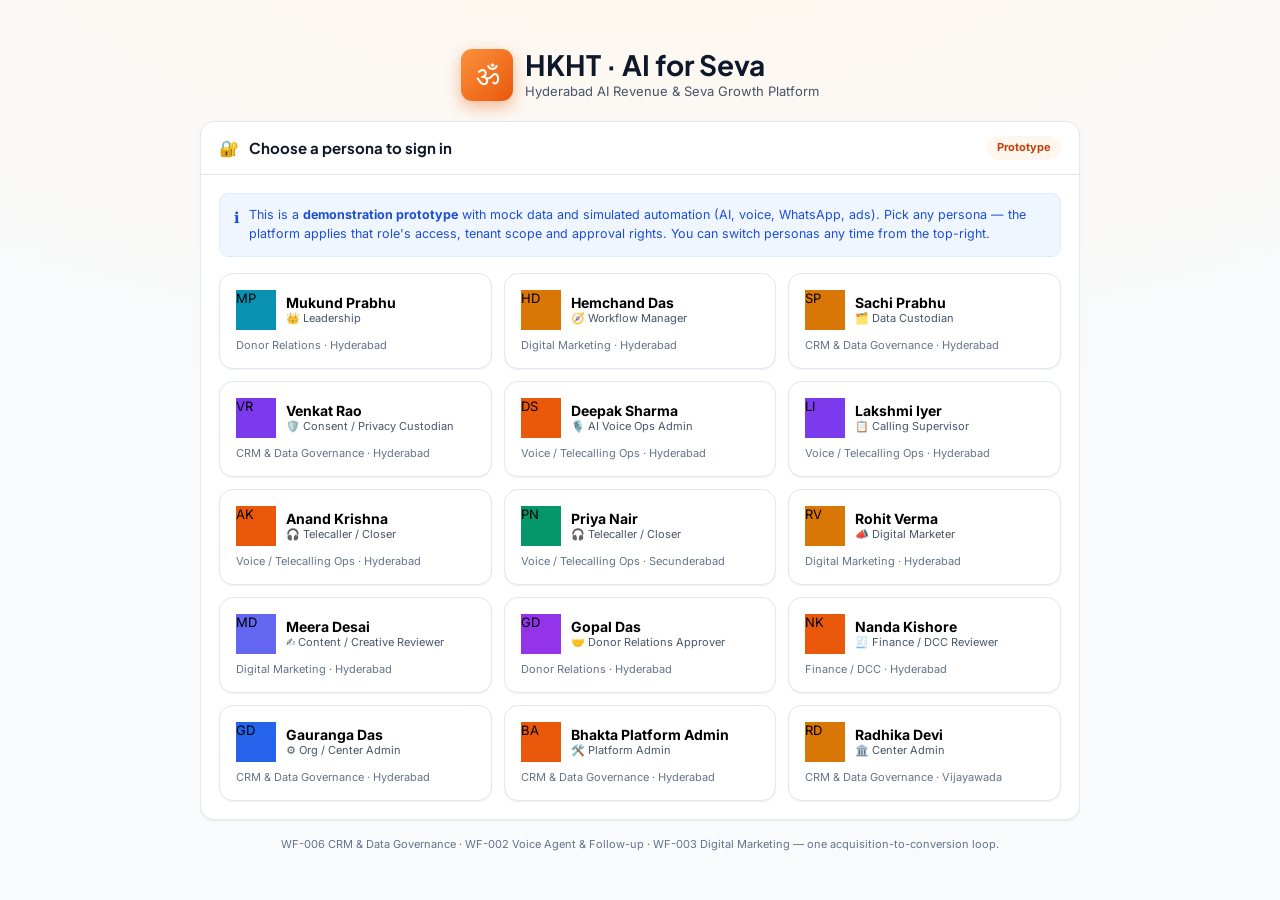
<file: index.html>
<!DOCTYPE html>
<html lang="en">
<head>
  <meta charset="UTF-8" />
  <meta name="viewport" content="width=device-width, initial-scale=1.0" />
  <title>HKHT · AI for Seva — Hyderabad Revenue & Seva Growth Platform</title>
  <meta name="description" content="HKHT AI for Seva — acquisition-to-conversion platform prototype (WF-006 CRM/Data Governance · WF-002 Voice Agent · WF-003 Digital Marketing)." />
  <link rel="preconnect" href="https://fonts.googleapis.com" />
  <link rel="preconnect" href="https://fonts.gstatic.com" crossorigin />
  <link href="https://fonts.googleapis.com/css2?family=Inter:wght@400;500;600;700;800&family=Plus+Jakarta+Sans:wght@600;700;800&display=swap" rel="stylesheet" />
  <link rel="stylesheet" href="css/tokens.css" />
  <link rel="stylesheet" href="css/base.css" />
  <link rel="stylesheet" href="css/layout.css" />
  <link rel="stylesheet" href="css/components.css" />
</head>
<body>
  <div id="app-root">
    <!-- App shell is rendered by js/app.js -->
    <div class="boot-splash" id="boot-splash">
      <div class="boot-mark">ॐ</div>
      <div class="boot-title">AI for Seva</div>
      <div class="boot-sub">Loading platform…</div>
    </div>
  </div>

  <!-- Toast + modal mount points -->
  <div id="toast-region" class="toast-region" aria-live="polite" aria-atomic="false"></div>
  <div id="modal-region" class="modal-region" aria-hidden="true"></div>
  <div id="drawer-region" class="drawer-region" aria-hidden="true"></div>

  <!-- Core (order matters: no ES modules, runs from file://) -->
  <script src="js/util.js?v=6"></script>
  <script src="js/seed.js?v=6"></script>
  <script src="js/api.js?v=6"></script>
  <script src="js/store.js?v=6"></script>
  <script src="js/components.js?v=6"></script>
  <script src="js/router.js?v=6"></script>

  <!-- Screens -->
  <script src="js/screens/login.js?v=6"></script>
  <script src="js/screens/command-center.js?v=6"></script>
  <script src="js/screens/golden-journey.js?v=6"></script>
  <script src="js/screens/approvals.js?v=6"></script>
  <script src="js/screens/usage-cost.js?v=6"></script>
  <script src="js/screens/admin.js?v=6"></script>
  <script src="js/screens/continuity.js?v=6"></script>
  <script src="js/screens/kcke.js?v=6"></script>
  <script src="js/screens/ai-performance.js?v=6"></script>
  <script src="js/screens/attribution.js?v=6"></script>
  <script src="js/screens/golive.js?v=6"></script>
  <script src="js/screens/mywork.js?v=6"></script>
  <script src="js/screens/rework.js?v=6"></script>
  <script src="js/screens/sla-board.js?v=6"></script>
  <script src="js/screens/billing.js?v=6"></script>

  <!-- WF-006 -->
  <script src="js/screens/wf006-contacts.js?v=6"></script>
  <script src="js/screens/wf006-contact-detail.js?v=6"></script>
  <script src="js/screens/wf006-dedupe.js?v=6"></script>
  <script src="js/screens/wf006-quality.js?v=6"></script>
  <script src="js/screens/wf006-consent.js?v=6"></script>
  <script src="js/screens/wf006-intake.js?v=6"></script>
  <script src="js/screens/wf006-api-registry.js?v=6"></script>
  <script src="js/screens/wf006-segments.js?v=6"></script>
  <script src="js/screens/wf006-relationships.js?v=6"></script>
  <script src="js/screens/wf006-sync.js?v=6"></script>

  <!-- WF-002 -->
  <script src="js/screens/wf002-readiness.js?v=6"></script>
  <script src="js/screens/wf002-call-console.js?v=6"></script>
  <script src="js/screens/wf002-call-detail.js?v=6"></script>
  <script src="js/screens/wf002-tasks.js?v=6"></script>
  <script src="js/screens/wf002-whatsapp.js?v=6"></script>
  <script src="js/screens/wf002-escalations.js?v=6"></script>
  <script src="js/screens/wf002-scripts.js?v=6"></script>
  <script src="js/screens/wf002-dashboard.js?v=6"></script>

  <!-- WF-003 -->
  <script src="js/screens/wf003-campaigns.js?v=6"></script>
  <script src="js/screens/wf003-campaign-detail.js?v=6"></script>
  <script src="js/screens/wf003-builder.js?v=6"></script>
  <script src="js/screens/wf003-content.js?v=6"></script>
  <script src="js/screens/wf003-dashboard.js?v=6"></script>
  <script src="js/screens/wf003-creative.js?v=6"></script>
  <script src="js/screens/wf003-remarketing.js?v=6"></script>
  <script src="js/screens/wf003-learning.js?v=6"></script>
  <script src="js/screens/wf003-triggers.js?v=6"></script>
  <script src="js/screens/wf003-propensity.js?v=6"></script>

  <script src="js/app.js?v=6"></script>
</body>
</html>
</file>
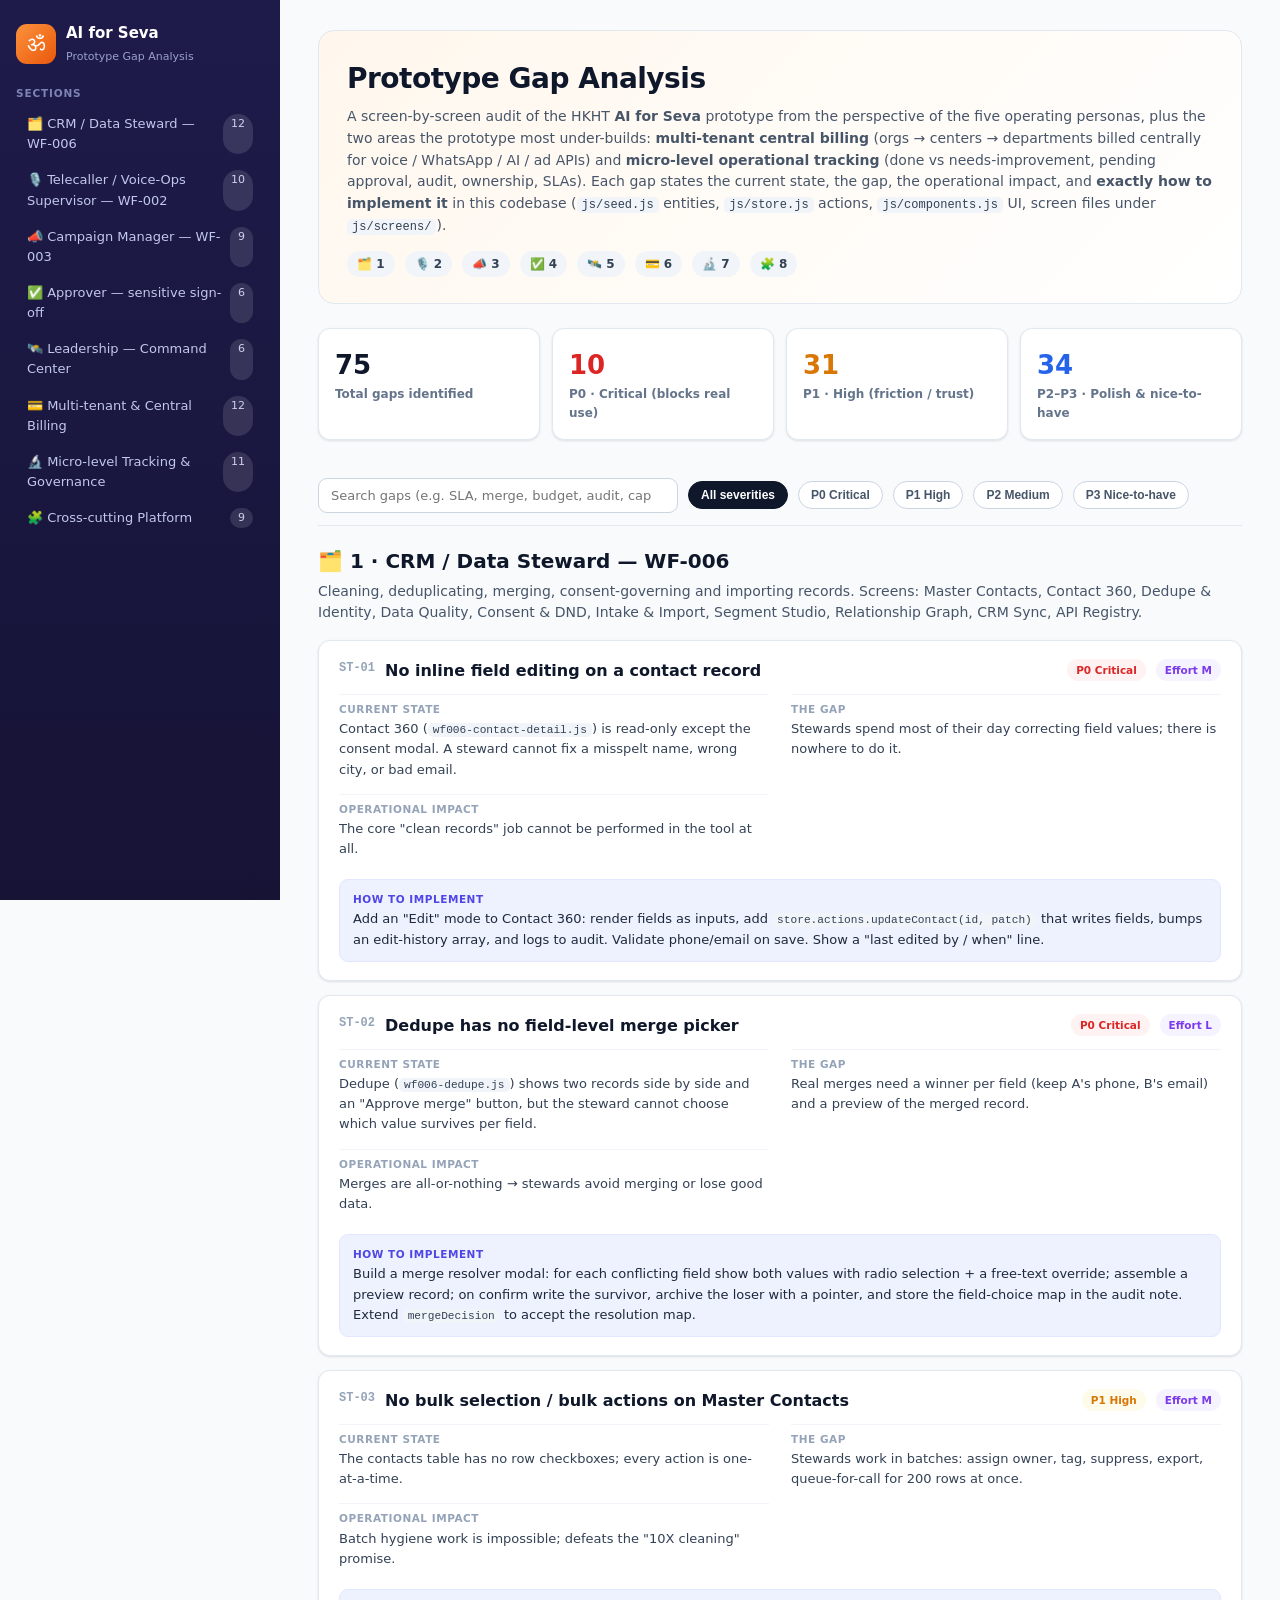
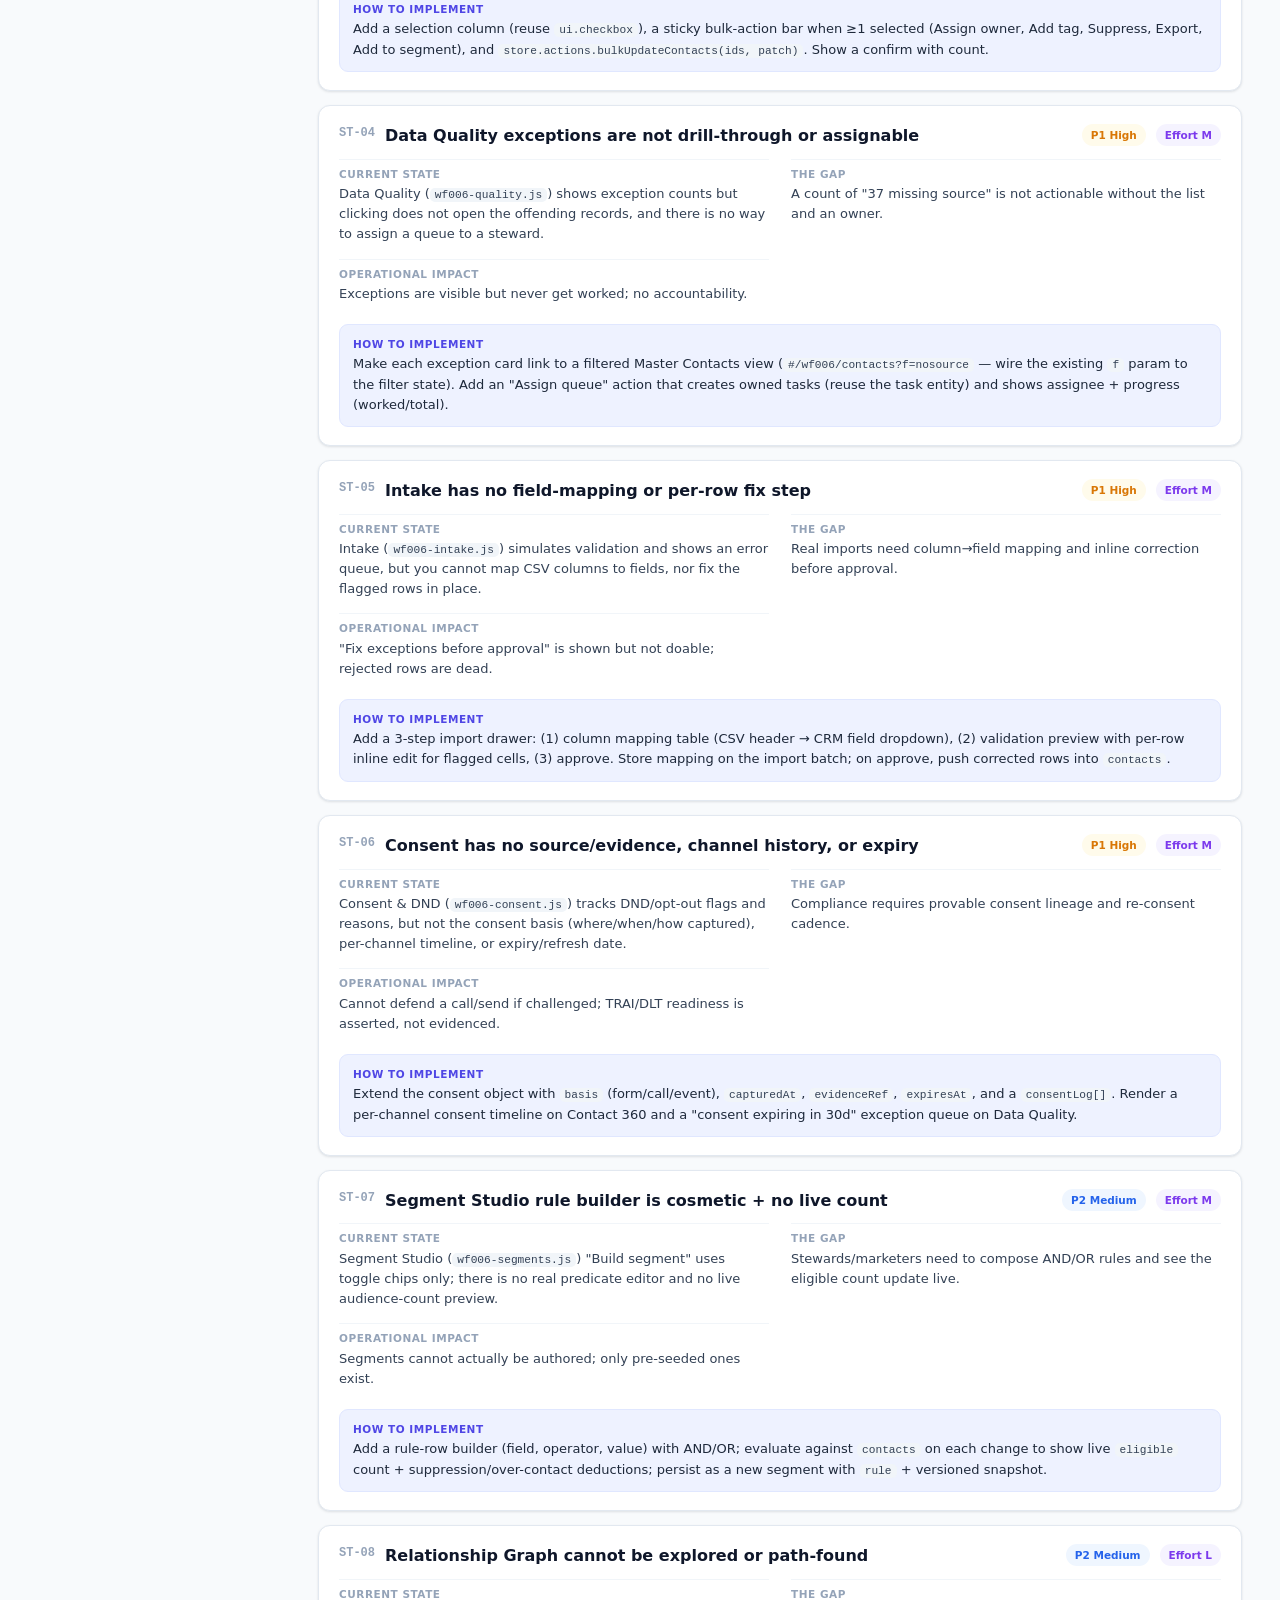
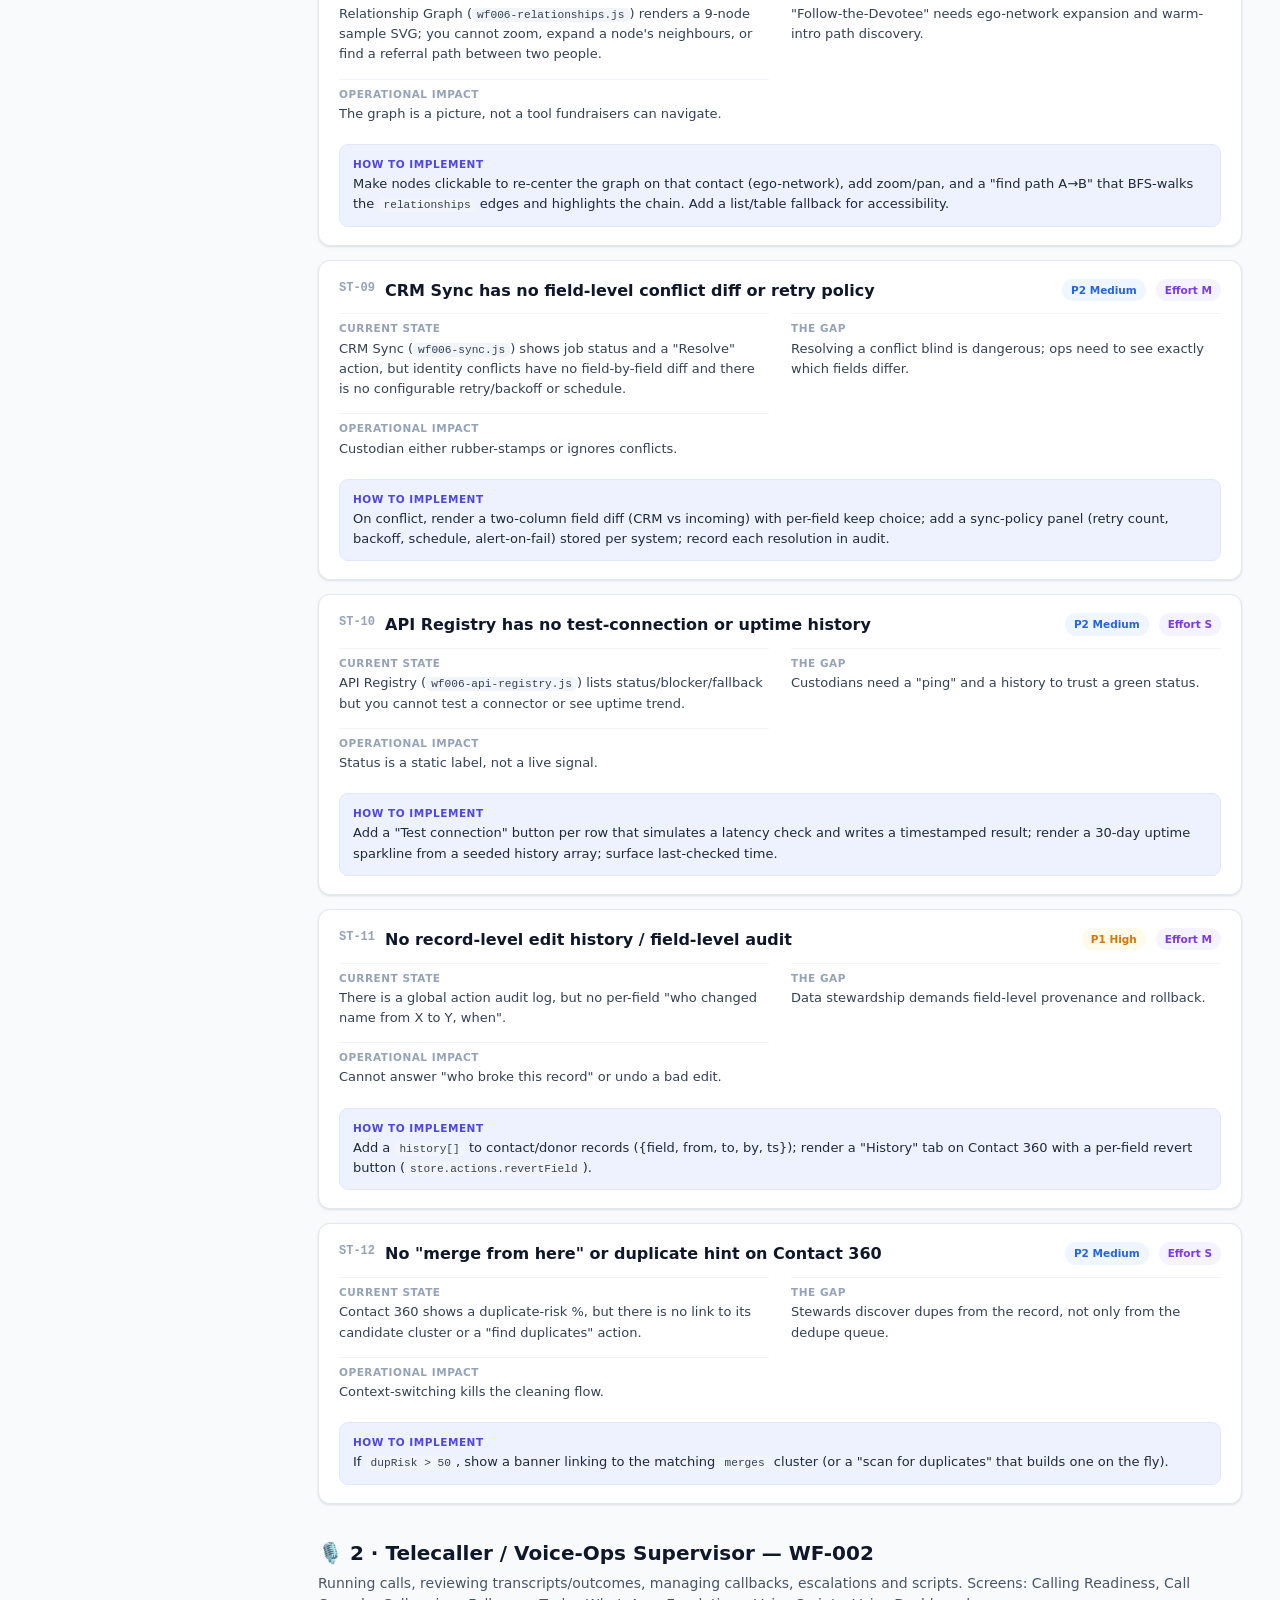
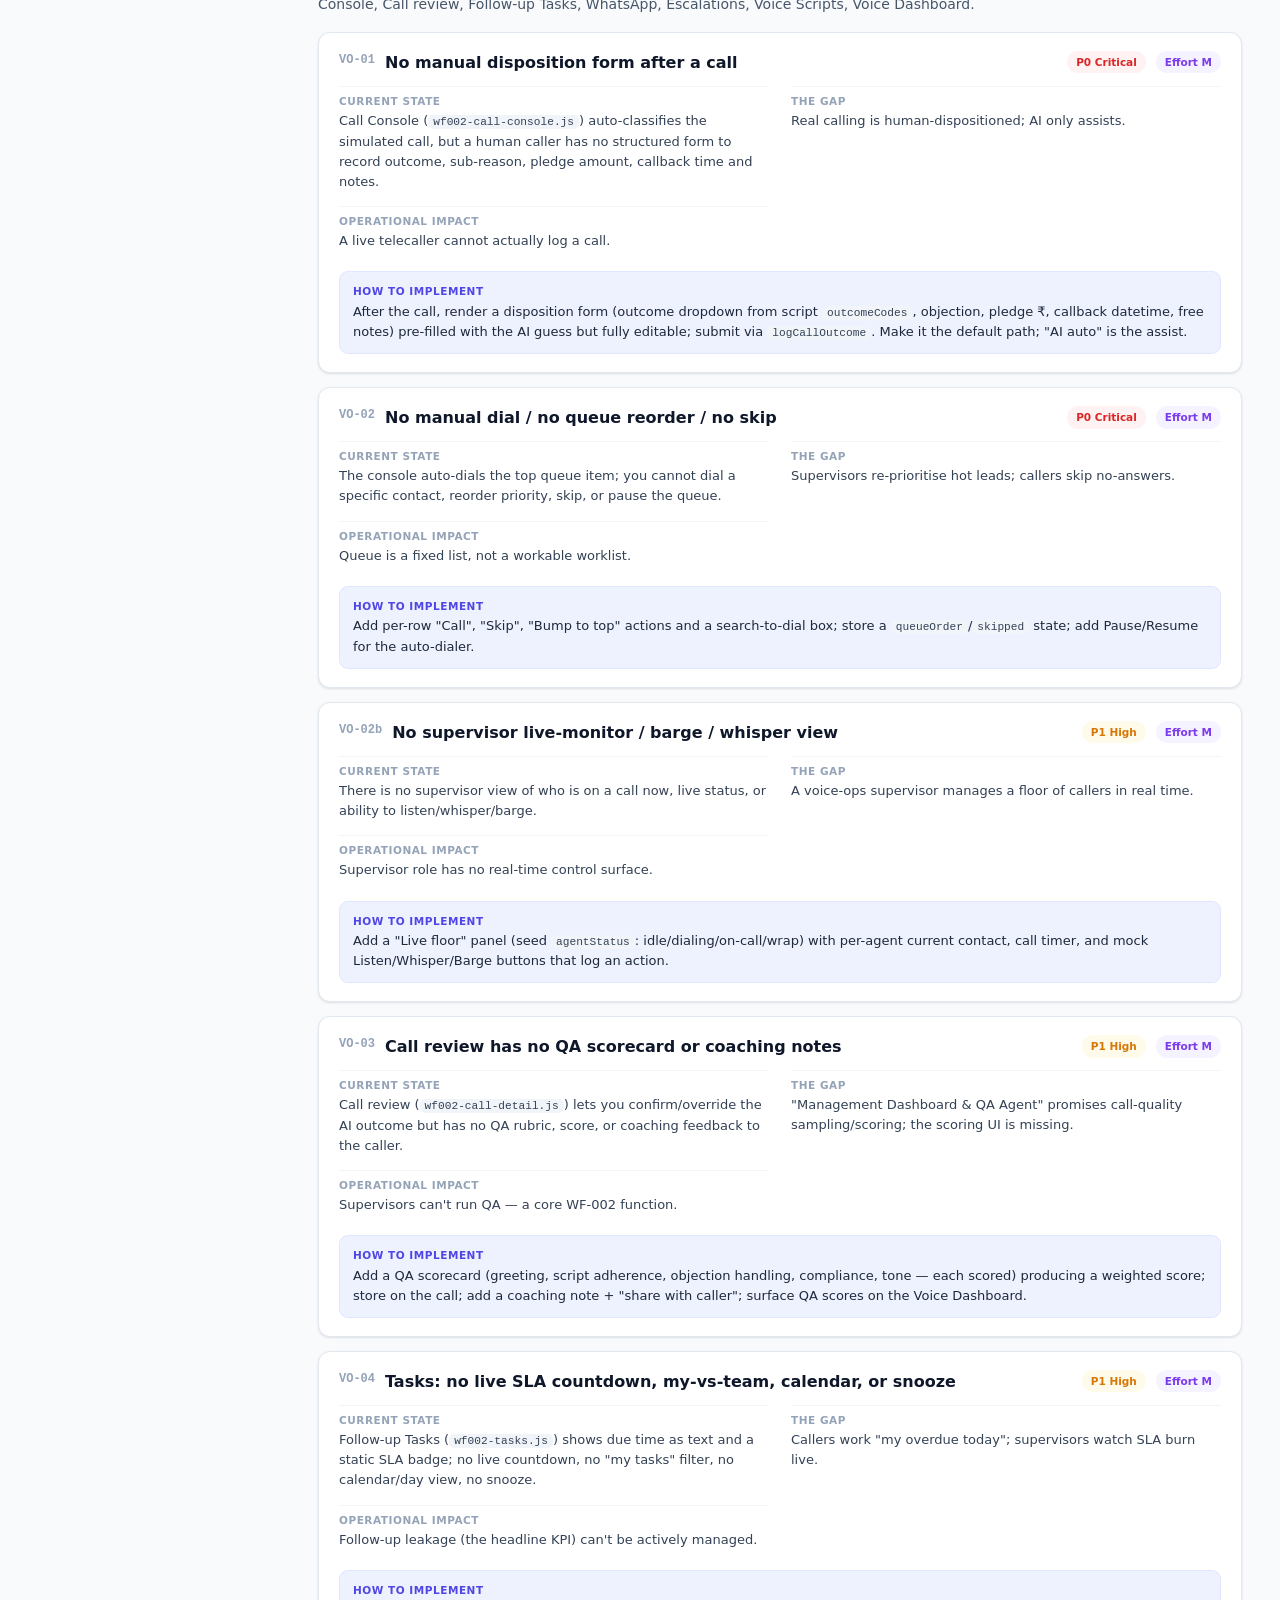
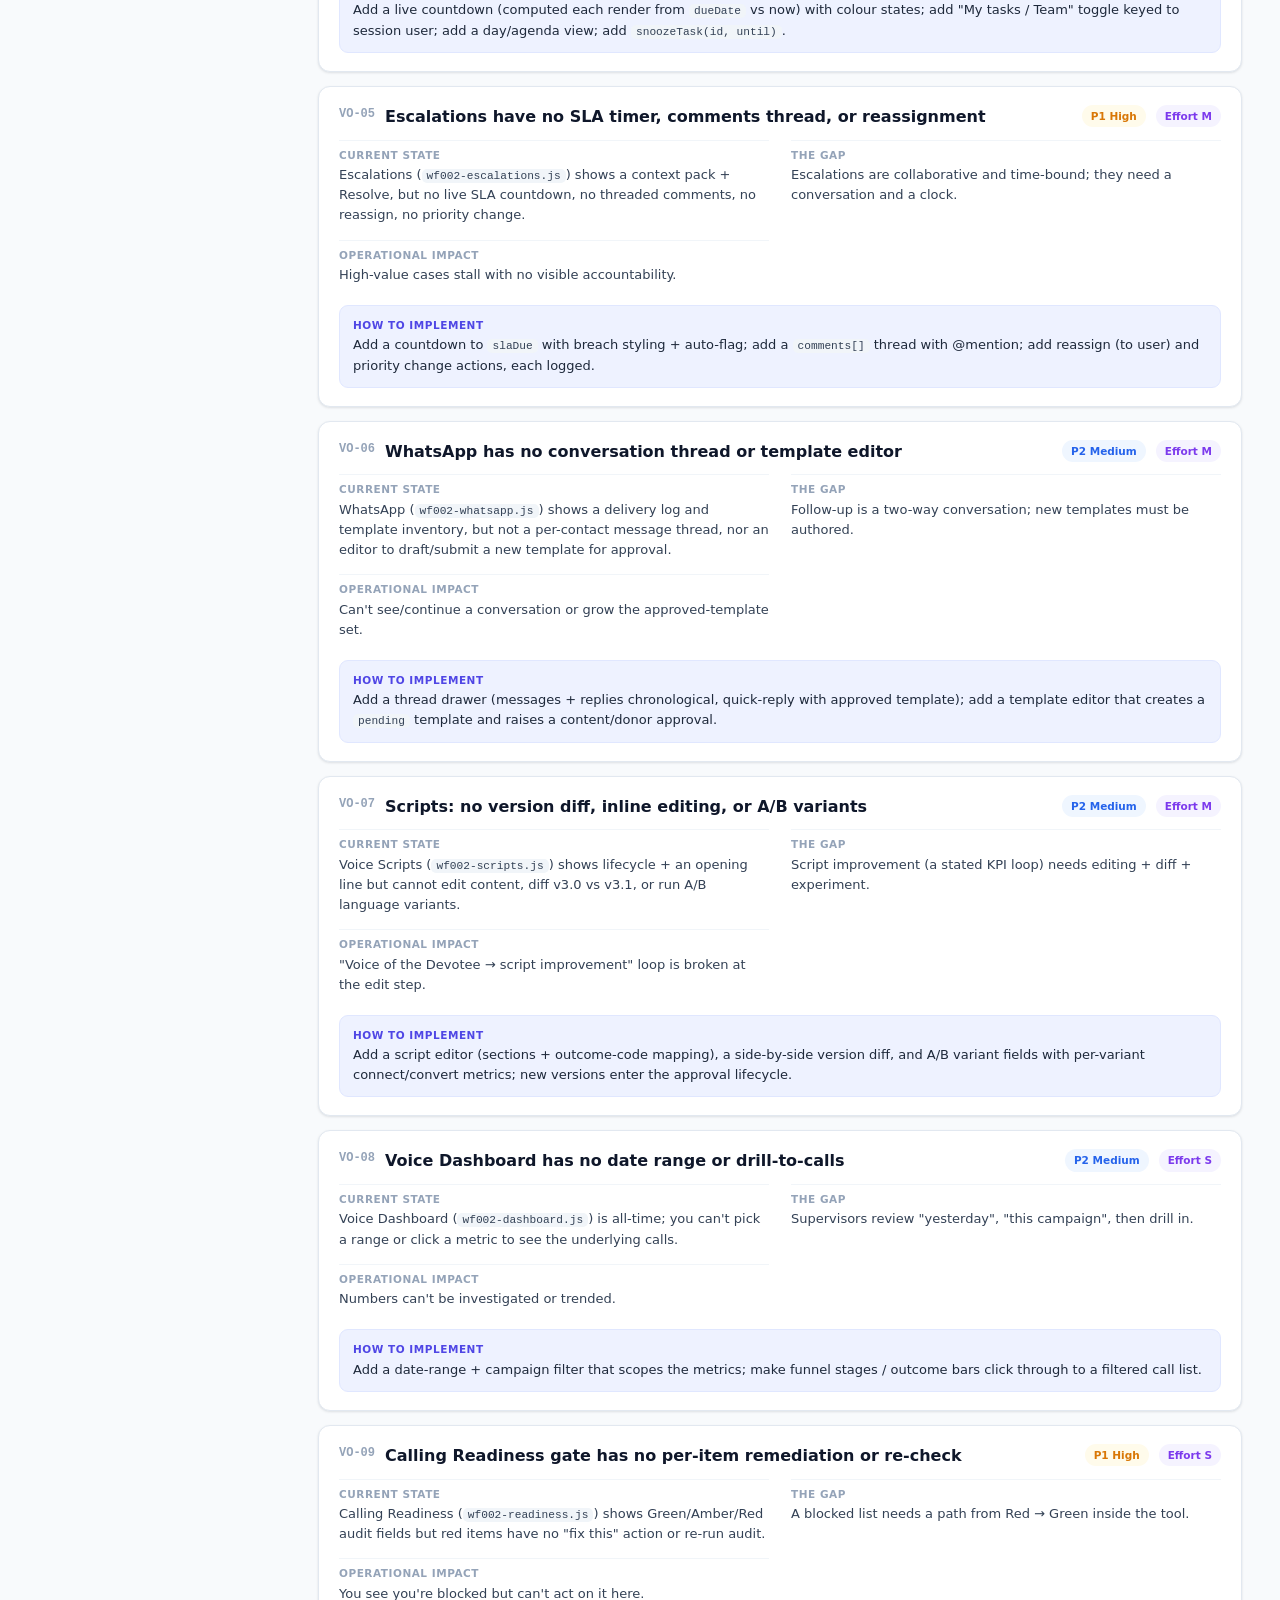
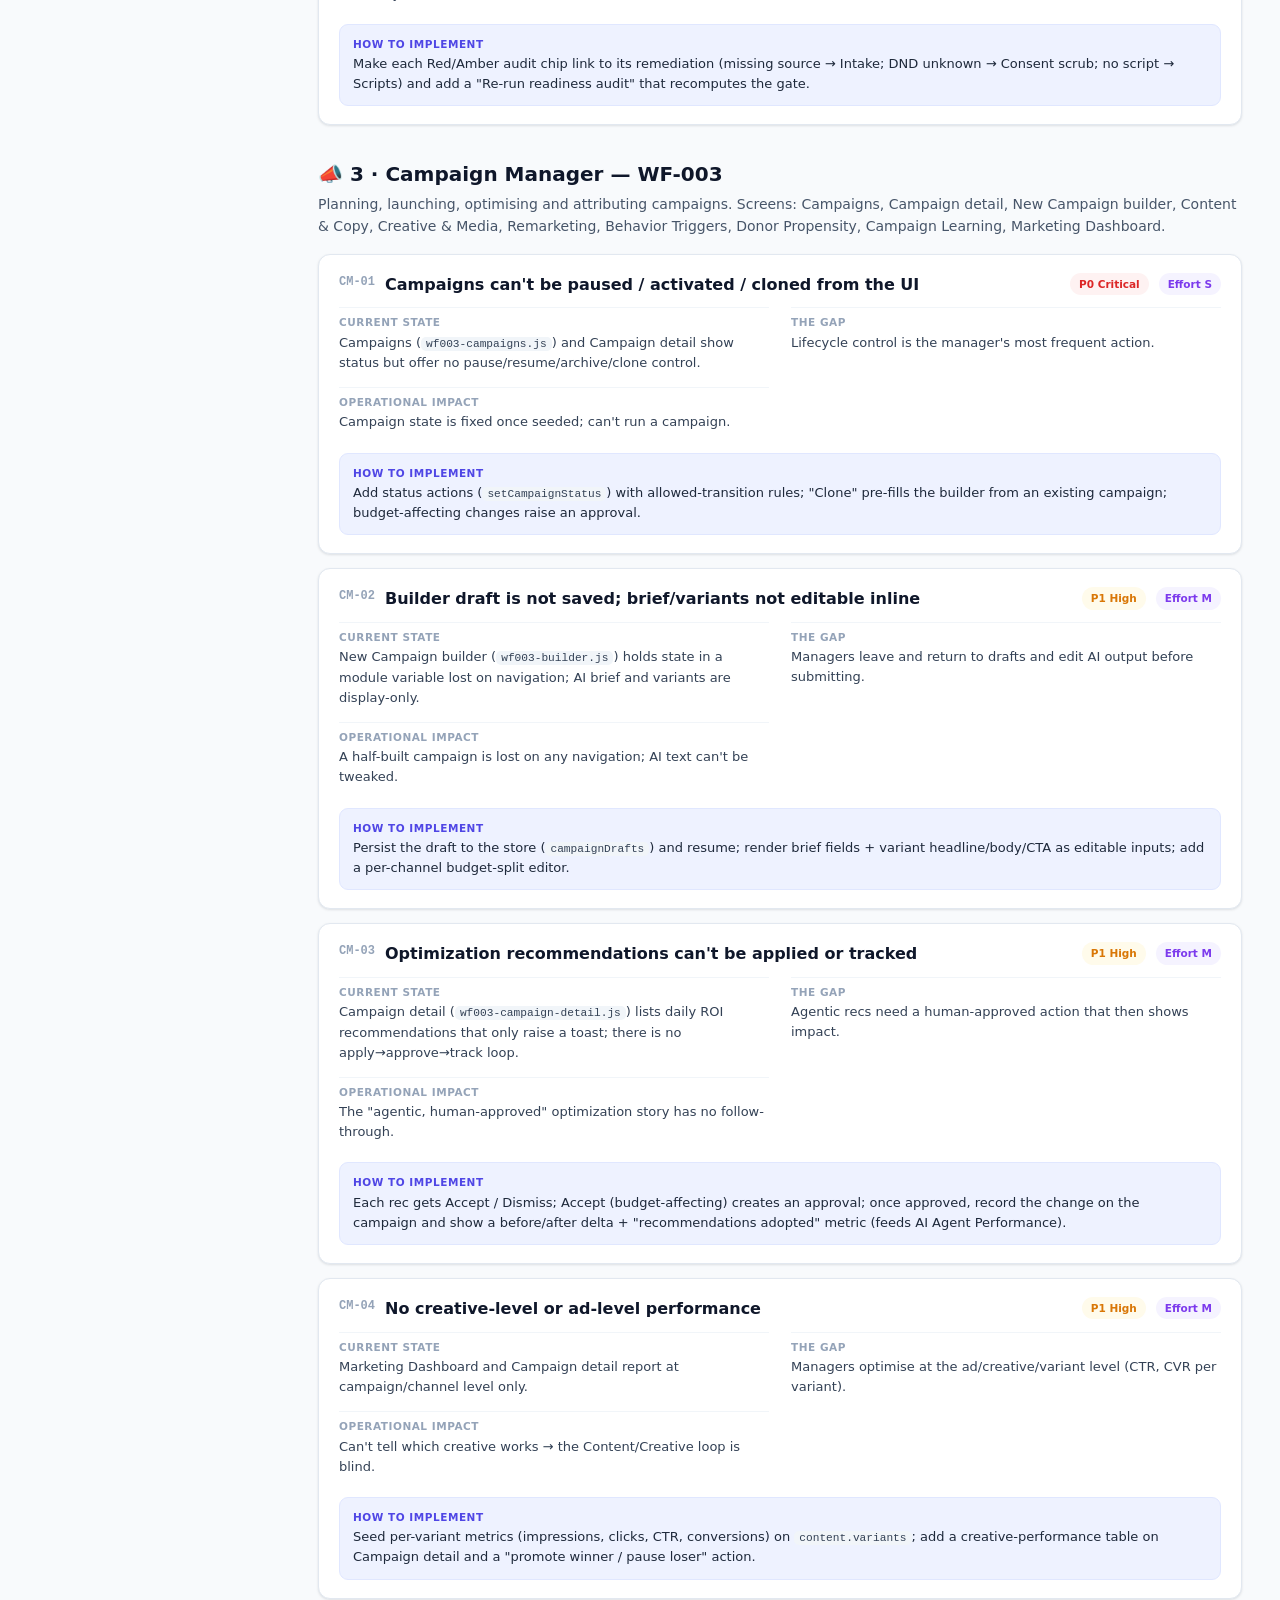
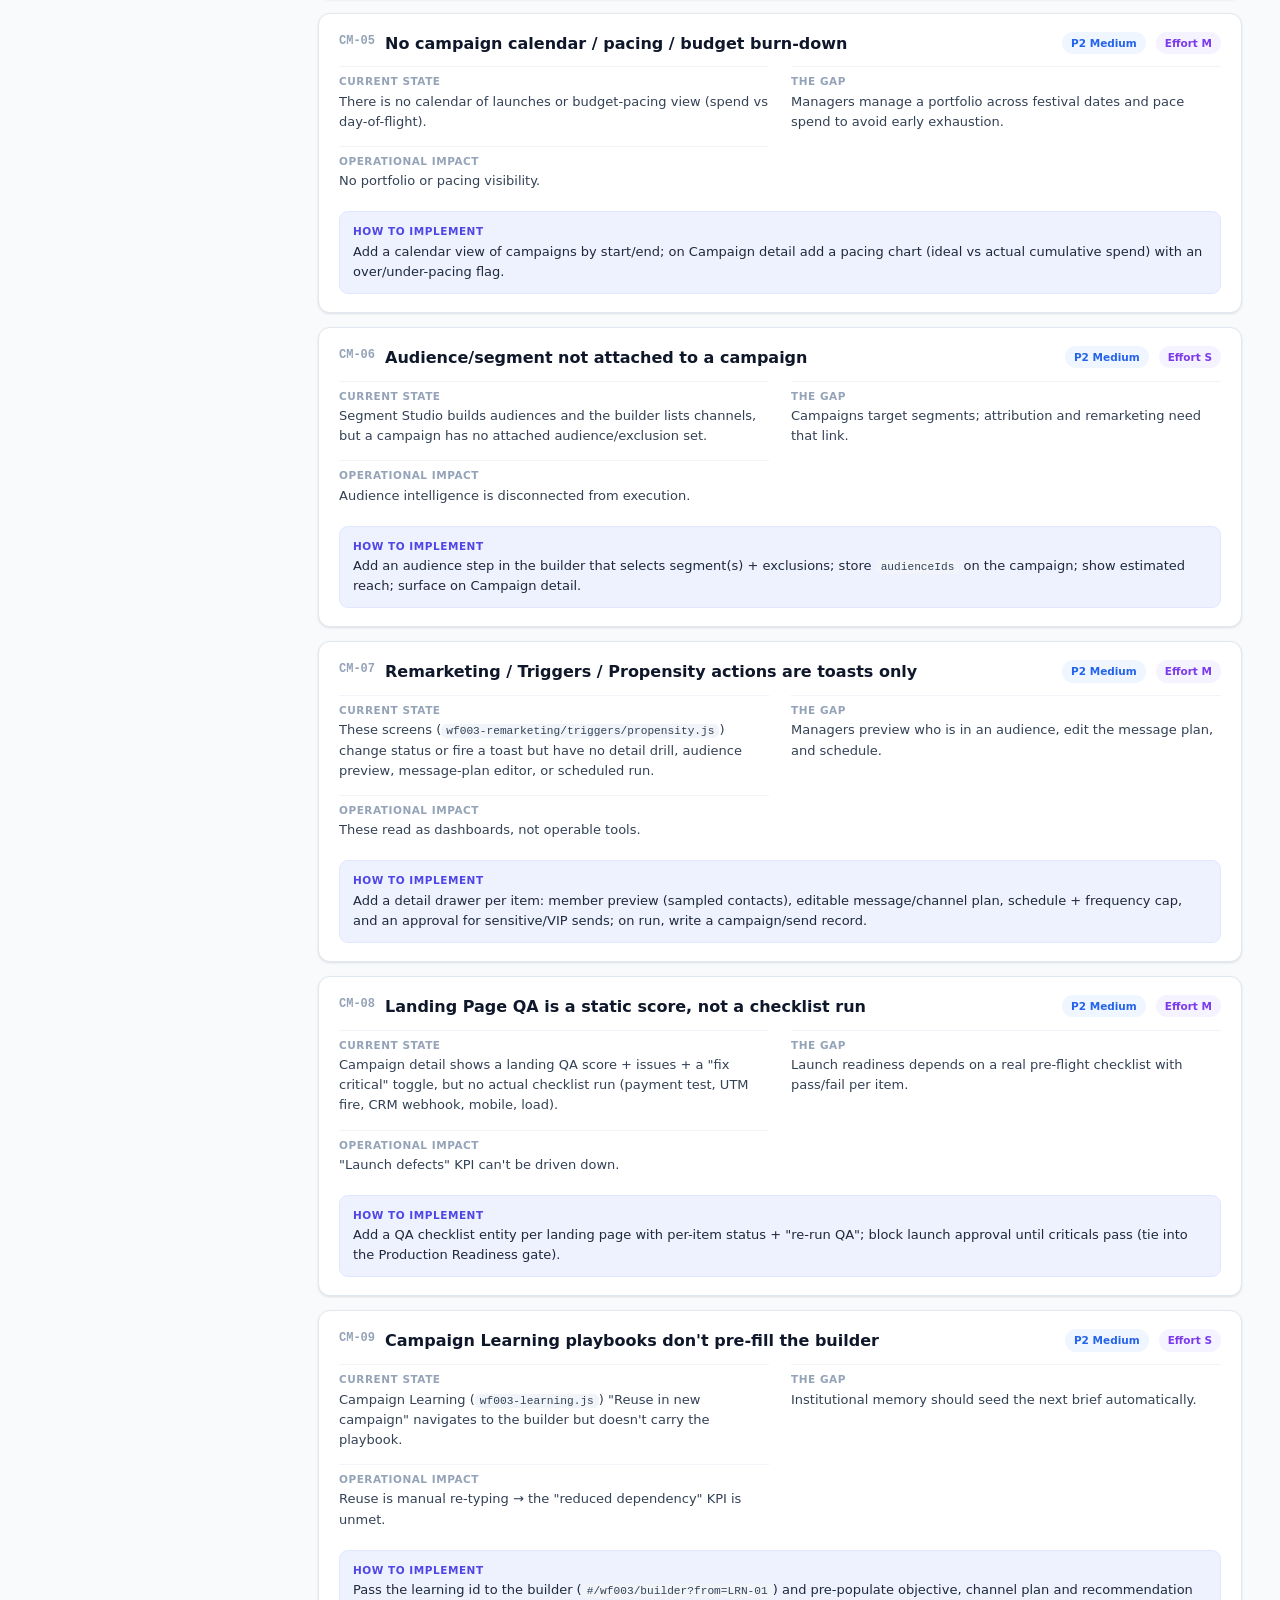
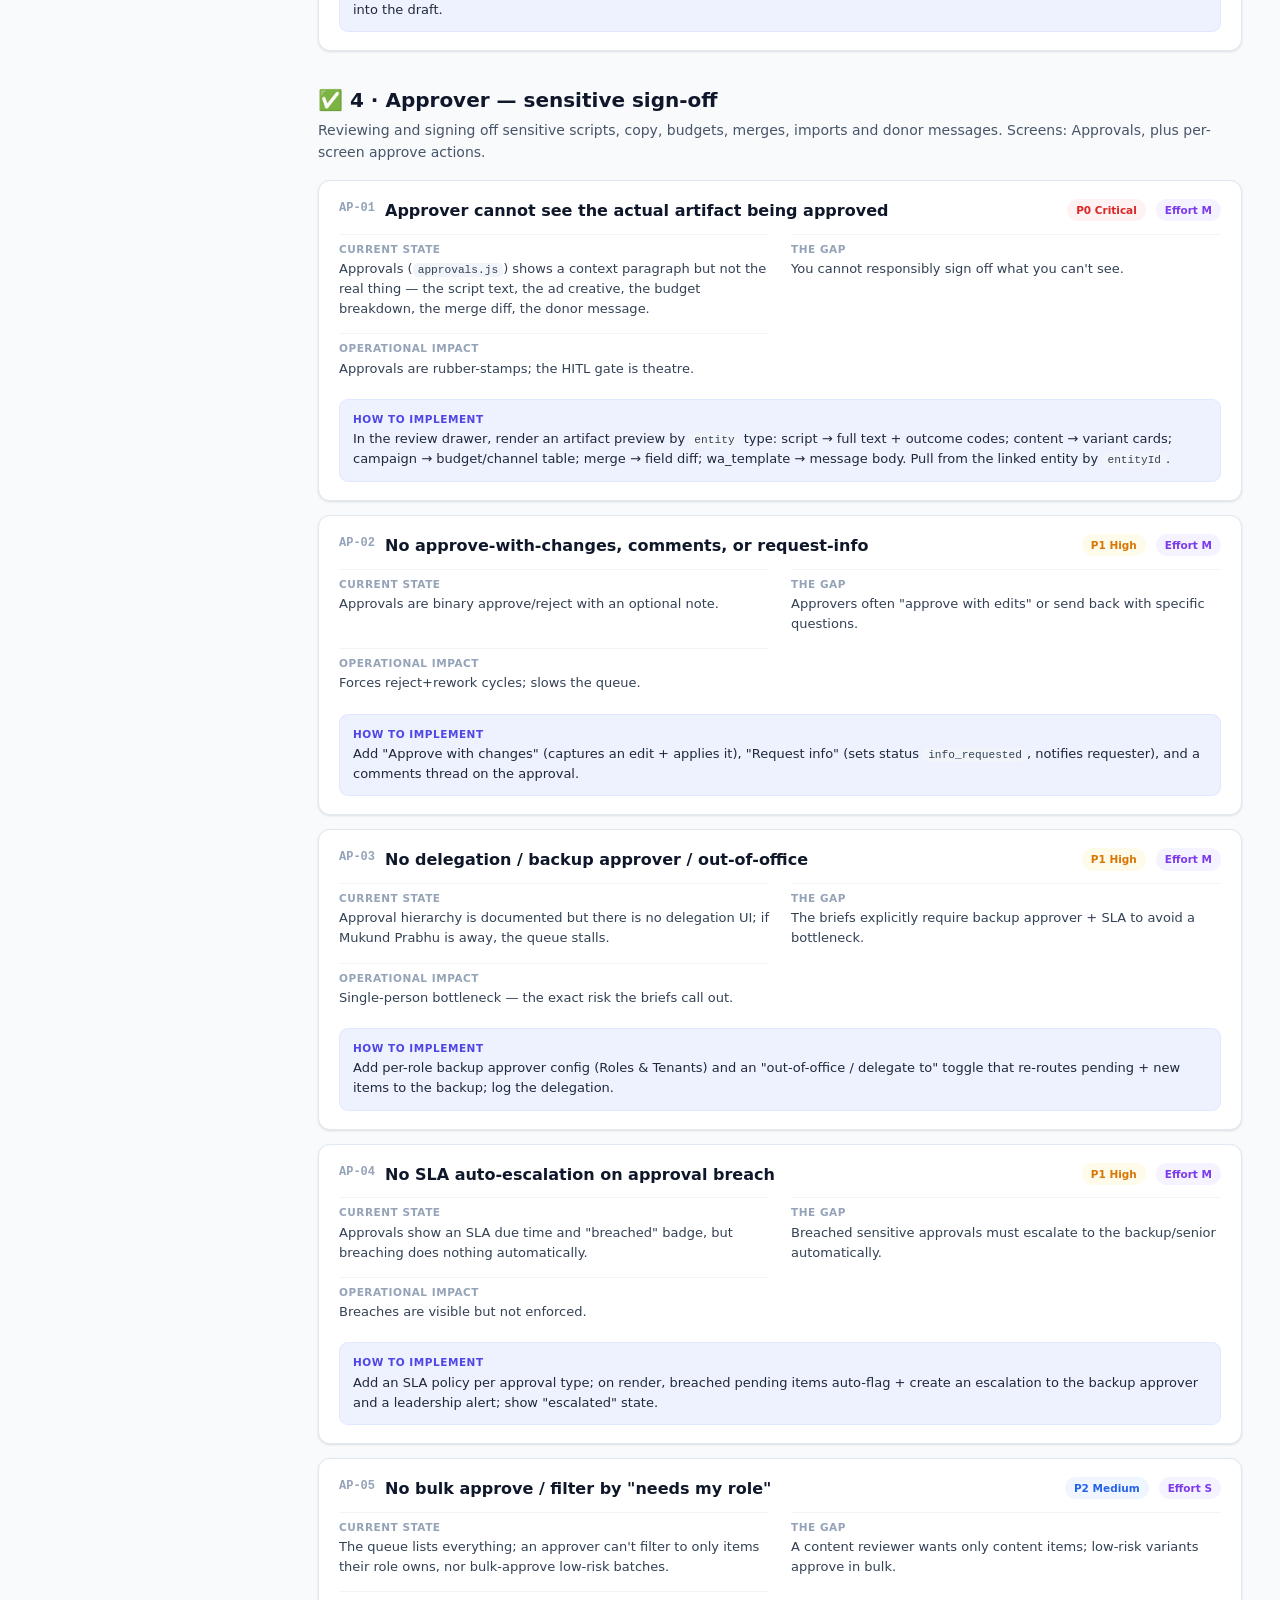
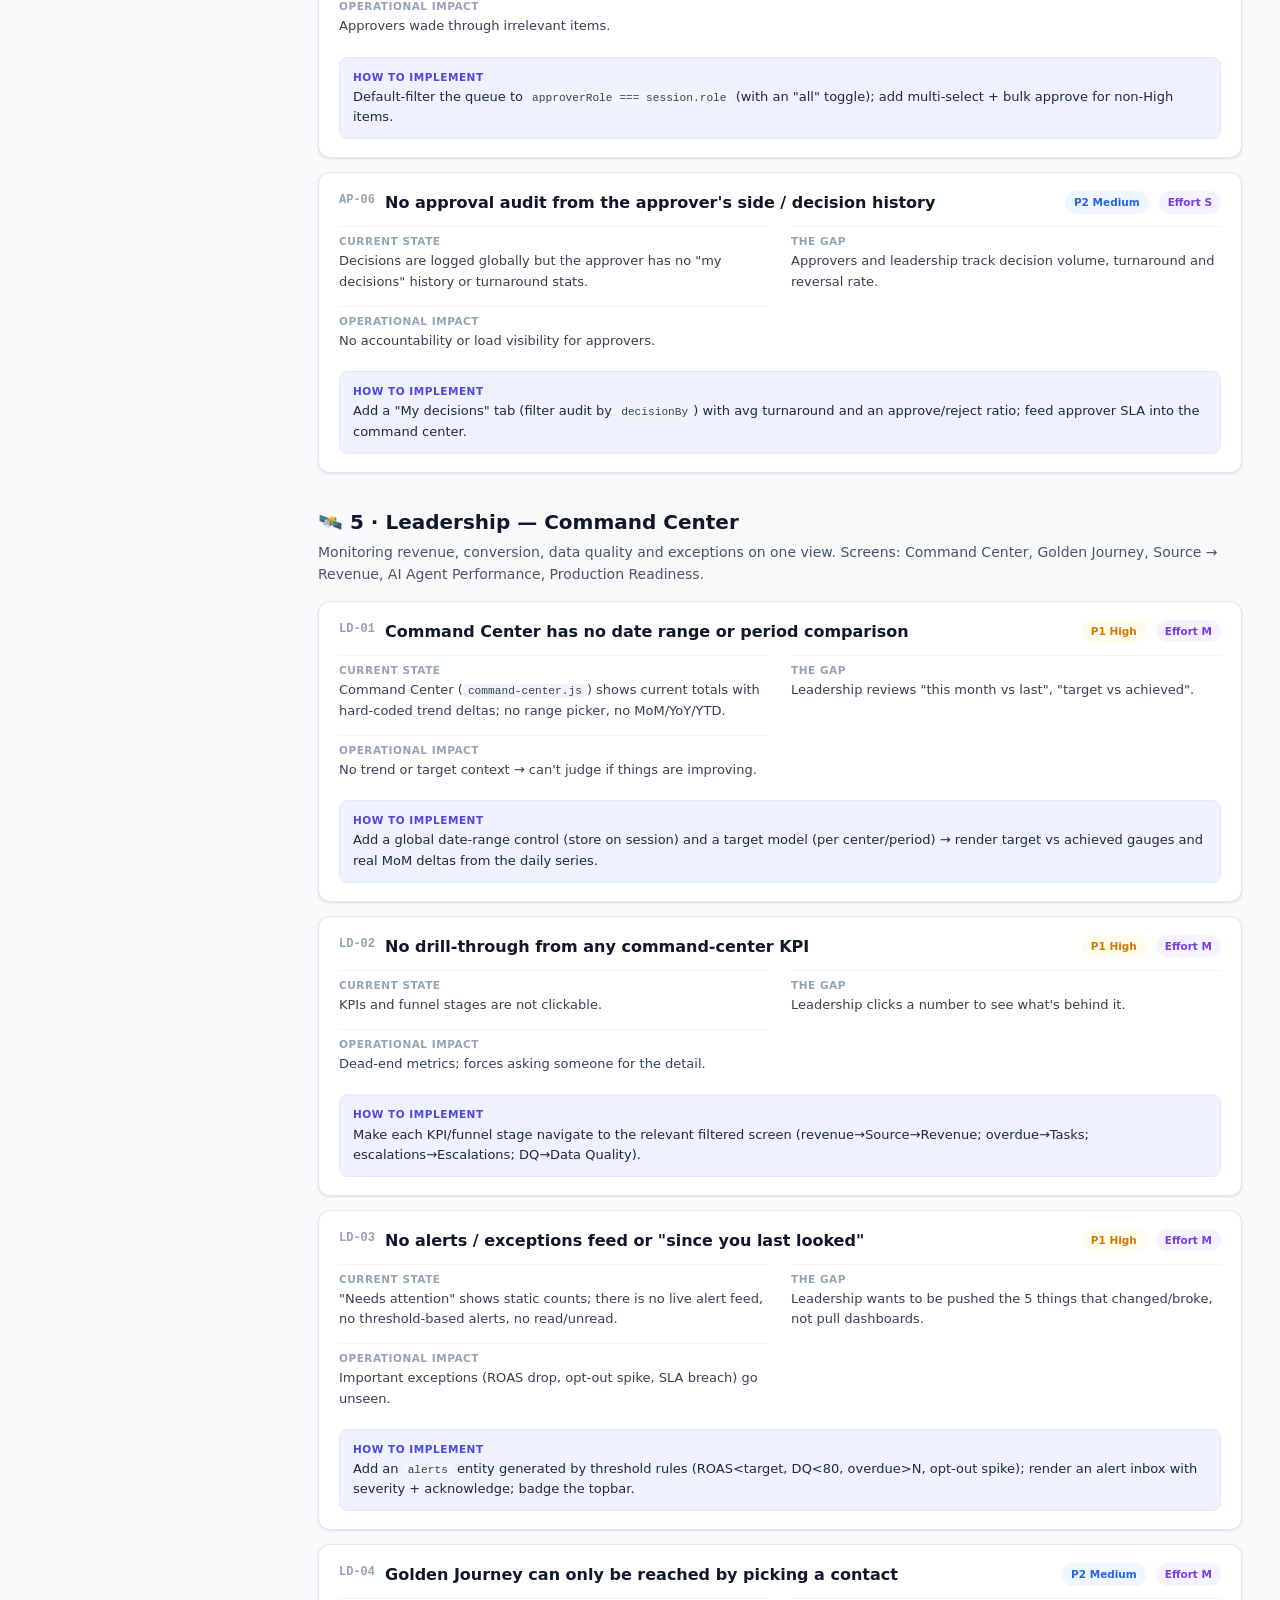
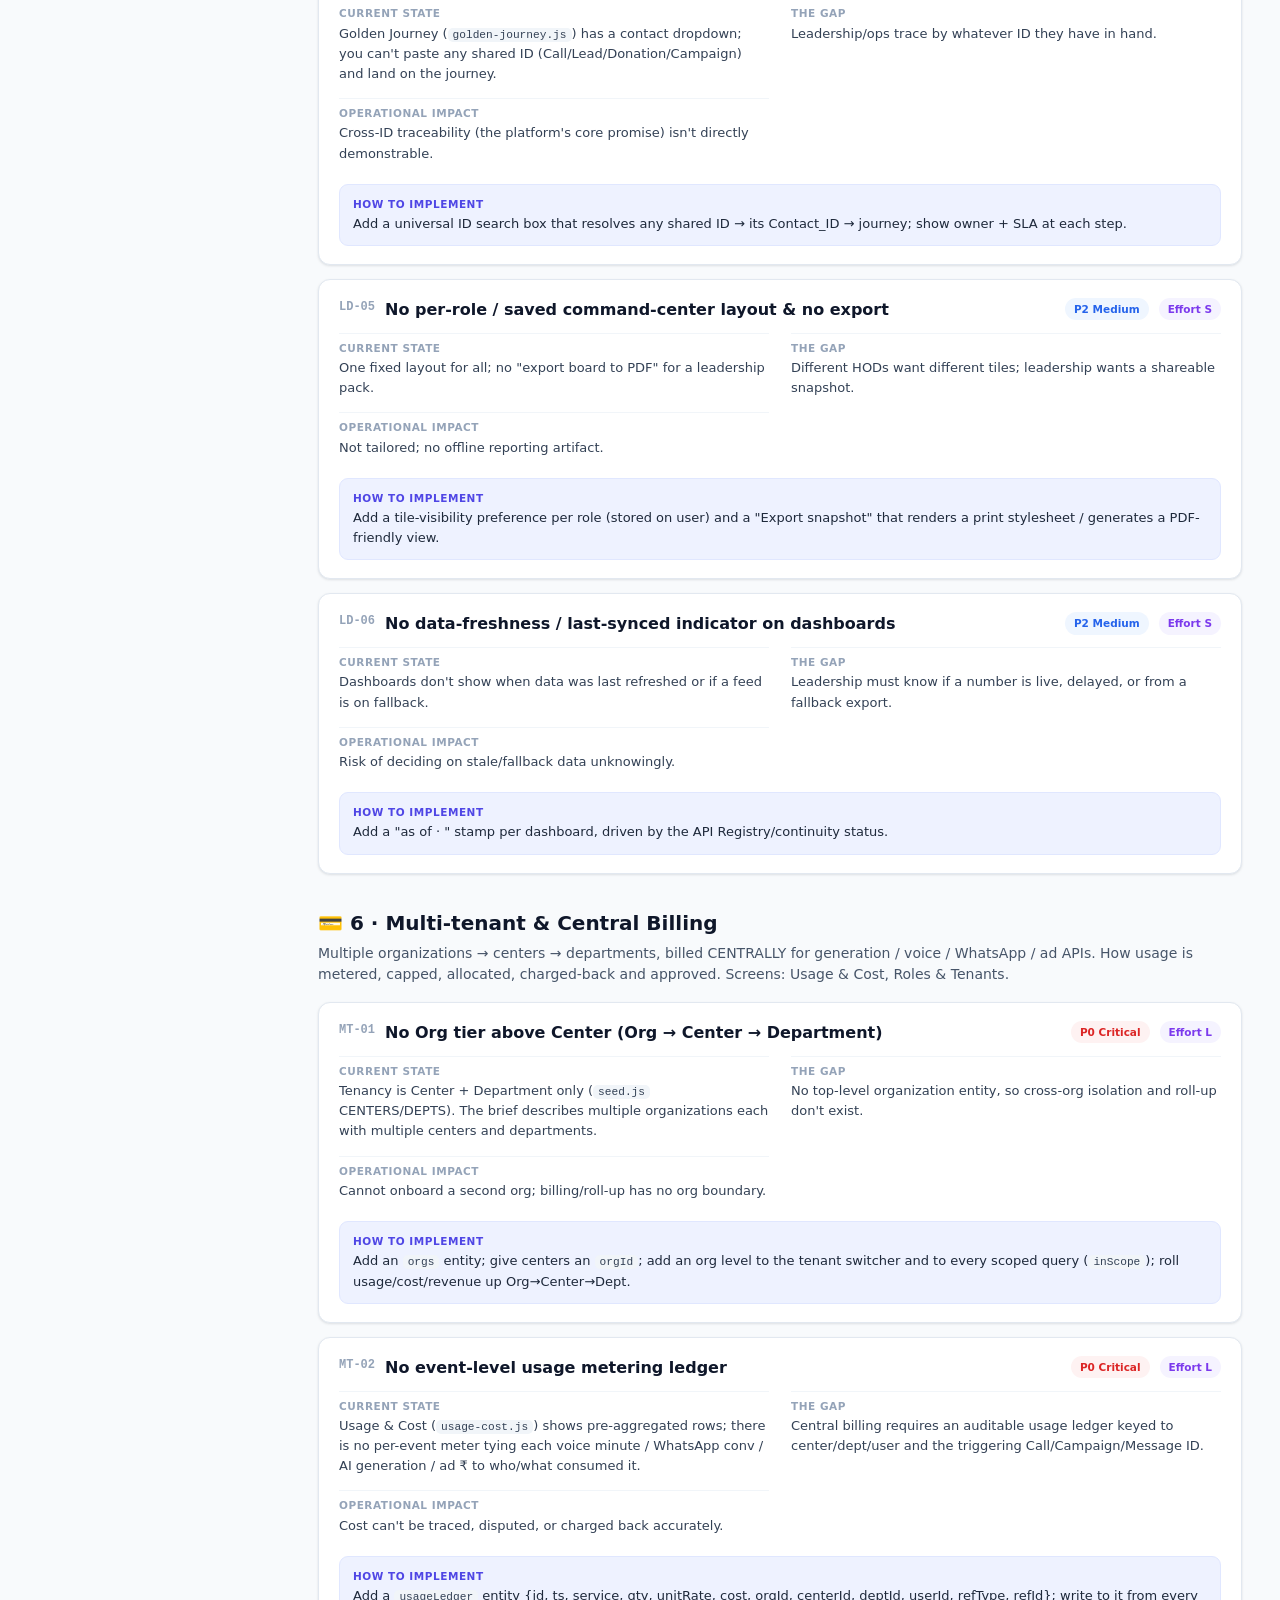
<file: gap-analysis.html>
<!DOCTYPE html>
<html lang="en">
<head>
<meta charset="UTF-8" />
<meta name="viewport" content="width=device-width, initial-scale=1.0" />
<title>HKHT AI for Seva — Prototype Gap Analysis</title>
<style>
  :root{
    --saffron:#ea580c;--saffron-50:#fff7ed;--indigo:#4f46e5;--indigo-50:#eef2ff;--indigo-900:#1e1b4b;
    --n0:#fff;--n50:#f8fafc;--n100:#f1f5f9;--n200:#e2e8f0;--n300:#cbd5e1;--n400:#94a3b8;--n500:#64748b;--n600:#475569;--n700:#334155;--n800:#1e293b;--n900:#0f172a;
    --green:#059669;--green50:#ecfdf5;--amber:#d97706;--amber50:#fffbeb;--red:#dc2626;--red50:#fef2f2;--blue:#2563eb;--blue50:#eff6ff;--violet:#7c3aed;--violet50:#f5f3ff;
    --r:12px;--sh:0 1px 3px rgba(15,23,42,.08),0 1px 2px rgba(15,23,42,.04);--shmd:0 8px 24px rgba(15,23,42,.1);
    --font:'Inter',system-ui,-apple-system,'Segoe UI',Roboto,sans-serif;
  }
  *{box-sizing:border-box}
  body{margin:0;font-family:var(--font);color:var(--n900);background:var(--n50);line-height:1.55;font-size:14px}
  a{color:var(--indigo);text-decoration:none}
  code{font-family:ui-monospace,Menlo,Consolas,monospace;font-size:.86em;background:var(--n100);padding:1px 5px;border-radius:5px;color:var(--n700)}
  .wrap{display:grid;grid-template-columns:280px 1fr;max-width:1500px;margin:0 auto;min-height:100vh}
  /* sidebar */
  aside{position:sticky;top:0;height:100vh;overflow-y:auto;background:linear-gradient(180deg,var(--indigo-900),#161335);color:#cdd2ee;padding:22px 16px}
  aside .brand{display:flex;gap:10px;align-items:center;margin-bottom:18px}
  aside .logo{width:40px;height:40px;border-radius:11px;background:linear-gradient(135deg,#fb923c,var(--saffron));display:grid;place-content:center;font-size:22px;color:#fff}
  aside .brand b{font-size:15px;color:#fff;display:block}
  aside .brand span{font-size:11px;color:#9aa0cf}
  aside h4{font-size:10.5px;text-transform:uppercase;letter-spacing:.08em;color:#7d83b4;margin:18px 0 6px}
  aside a.toc{display:flex;justify-content:space-between;gap:8px;padding:7px 11px;border-radius:8px;color:#c2c7ec;font-size:13px;font-weight:500;margin-bottom:2px}
  aside a.toc:hover{background:rgba(255,255,255,.07);color:#fff}
  aside a.toc .c{font-size:11px;background:rgba(255,255,255,.12);border-radius:99px;padding:1px 8px;color:#cdd2ee}
  /* main */
  main{padding:30px 38px;min-width:0}
  .hero{background:linear-gradient(135deg,var(--saffron-50),#fff);border:1px solid var(--n200);border-radius:16px;padding:26px 28px;margin-bottom:24px}
  .hero h1{margin:0 0 6px;font-size:28px;letter-spacing:-.5px}
  .hero p{margin:0;color:var(--n600);max-width:900px}
  .meta-row{display:flex;gap:10px;flex-wrap:wrap;margin-top:14px}
  .pill{display:inline-flex;align-items:center;gap:6px;font-size:12px;font-weight:600;padding:4px 10px;border-radius:99px;background:var(--n100);color:var(--n700)}
  .summary{display:grid;grid-template-columns:repeat(4,1fr);gap:12px;margin-bottom:26px}
  .scard{background:var(--n0);border:1px solid var(--n200);border-radius:var(--r);padding:16px;box-shadow:var(--sh)}
  .scard .v{font-size:26px;font-weight:800}
  .scard .l{font-size:12px;color:var(--n500);font-weight:600}
  .controls{display:flex;gap:10px;flex-wrap:wrap;align-items:center;margin-bottom:20px;position:sticky;top:0;background:var(--n50);padding:12px 0;z-index:5;border-bottom:1px solid var(--n200)}
  .controls input{flex:1;min-width:200px;max-width:360px;padding:9px 12px;border:1px solid var(--n300);border-radius:9px;font-size:13px;font-family:inherit}
  .fbtn{padding:6px 12px;border:1px solid var(--n300);border-radius:99px;background:#fff;font-weight:600;font-size:12px;color:var(--n600);cursor:pointer}
  .fbtn.on{background:var(--n900);color:#fff;border-color:var(--n900)}
  section.grp{margin-bottom:34px;scroll-margin-top:80px}
  section.grp>h2{font-size:20px;margin:0 0 4px;display:flex;align-items:center;gap:10px}
  section.grp>.intro{color:var(--n600);margin:0 0 16px;max-width:1000px}
  .gap{background:var(--n0);border:1px solid var(--n200);border-radius:var(--r);padding:18px 20px;margin-bottom:14px;box-shadow:var(--sh)}
  .gap .top{display:flex;align-items:flex-start;gap:10px;flex-wrap:wrap;margin-bottom:10px}
  .gap .gid{font-family:ui-monospace,Menlo,Consolas,monospace;font-size:12px;font-weight:700;color:var(--n400)}
  .gap h3{margin:0;font-size:16px;flex:1;min-width:240px}
  .badge{font-size:10.5px;font-weight:700;padding:3px 9px;border-radius:99px;white-space:nowrap}
  .sev-P0{background:var(--red50);color:var(--red)} .sev-P1{background:var(--amber50);color:var(--amber)}
  .sev-P2{background:var(--blue50);color:var(--blue)} .sev-P3{background:var(--n100);color:var(--n600)}
  .eff{background:var(--violet50);color:var(--violet)}
  .gap .body{display:grid;grid-template-columns:1fr 1fr;gap:8px 22px}
  .gap .row{padding:6px 0;border-top:1px solid var(--n100)}
  .gap .row .k{font-size:10.5px;text-transform:uppercase;letter-spacing:.05em;font-weight:700;color:var(--n400);margin-bottom:2px}
  .gap .row .t{font-size:13px;color:var(--n700)}
  .gap .how{grid-column:1/-1;background:var(--indigo-50);border:1px solid #e0e7ff;border-radius:9px;padding:11px 13px;margin-top:6px}
  .gap .how .k{color:var(--indigo)}
  .gap .how .t{color:var(--n800)}
  .gap .how ul{margin:6px 0 0;padding-left:18px}
  .gap .how li{margin-bottom:3px}
  @media(max-width:1000px){.wrap{grid-template-columns:1fr}aside{display:none}.summary{grid-template-columns:repeat(2,1fr)}.gap .body{grid-template-columns:1fr}}
  .foot{color:var(--n400);font-size:12px;margin-top:30px;border-top:1px solid var(--n200);padding-top:16px}
  .hidden{display:none!important}
</style>
</head>
<body>
<div class="wrap">
  <aside>
    <div class="brand"><div class="logo">ॐ</div><div><b>AI for Seva</b><span>Prototype Gap Analysis</span></div></div>
    <div id="toc"></div>
  </aside>
  <main>
    <div class="hero">
      <h1>Prototype Gap Analysis</h1>
      <p>A screen-by-screen audit of the HKHT <b>AI for Seva</b> prototype from the perspective of the five operating personas, plus the two areas the prototype most under-builds: <b>multi-tenant central billing</b> (orgs → centers → departments billed centrally for voice / WhatsApp / AI / ad APIs) and <b>micro-level operational tracking</b> (done vs needs-improvement, pending approval, audit, ownership, SLAs). Each gap states the current state, the gap, the operational impact, and <b>exactly how to implement it</b> in this codebase (<code>js/seed.js</code> entities, <code>js/store.js</code> actions, <code>js/components.js</code> UI, screen files under <code>js/screens/</code>).</p>
      <div class="meta-row" id="metarow"></div>
    </div>

    <div class="summary" id="summary"></div>

    <div class="controls">
      <input id="q" type="search" placeholder="Search gaps (e.g. SLA, merge, budget, audit, cap)…" />
      <button class="fbtn on" data-sev="all">All severities</button>
      <button class="fbtn" data-sev="P0">P0 Critical</button>
      <button class="fbtn" data-sev="P1">P1 High</button>
      <button class="fbtn" data-sev="P2">P2 Medium</button>
      <button class="fbtn" data-sev="P3">P3 Nice-to-have</button>
    </div>

    <div id="content"></div>

    <div class="foot">
      Generated for the HKHT AI for Seva Phase-1 prototype (mock-only). Severity: <b>P0</b> blocks real operuse · <b>P1</b> high friction / trust gap · <b>P2</b> meaningful polish · <b>P3</b> nice-to-have. Effort: <b>S</b> &lt;½ day · <b>M</b> 1–2 days · <b>L</b> 3+ days, in this prototype's vanilla-JS architecture.
    </div>
  </main>
</div>

<script>
/* ===== Section metadata ===== */
const SECTIONS = [
  {id:'ST', title:'1 · CRM / Data Steward — WF-006', icon:'🗂️', intro:'Cleaning, deduplicating, merging, consent-governing and importing records. Screens: Master Contacts, Contact 360, Dedupe & Identity, Data Quality, Consent & DND, Intake & Import, Segment Studio, Relationship Graph, CRM Sync, API Registry.'},
  {id:'VO', title:'2 · Telecaller / Voice-Ops Supervisor — WF-002', icon:'🎙️', intro:'Running calls, reviewing transcripts/outcomes, managing callbacks, escalations and scripts. Screens: Calling Readiness, Call Console, Call review, Follow-up Tasks, WhatsApp, Escalations, Voice Scripts, Voice Dashboard.'},
  {id:'CM', title:'3 · Campaign Manager — WF-003', icon:'📣', intro:'Planning, launching, optimising and attributing campaigns. Screens: Campaigns, Campaign detail, New Campaign builder, Content & Copy, Creative & Media, Remarketing, Behavior Triggers, Donor Propensity, Campaign Learning, Marketing Dashboard.'},
  {id:'AP', title:'4 · Approver — sensitive sign-off', icon:'✅', intro:'Reviewing and signing off sensitive scripts, copy, budgets, merges, imports and donor messages. Screens: Approvals, plus per-screen approve actions.'},
  {id:'LD', title:'5 · Leadership — Command Center', icon:'🛰️', intro:'Monitoring revenue, conversion, data quality and exceptions on one view. Screens: Command Center, Golden Journey, Source → Revenue, AI Agent Performance, Production Readiness.'},
  {id:'MT', title:'6 · Multi-tenant & Central Billing', icon:'💳', intro:'Multiple organizations → centers → departments, billed CENTRALLY for generation / voice / WhatsApp / ad APIs. How usage is metered, capped, allocated, charged-back and approved. Screens: Usage & Cost, Roles & Tenants.'},
  {id:'MI', title:'7 · Micro-level Tracking & Governance', icon:'🔬', intro:'Done vs needs-improvement, pending approval, audit trails, ownership/RACI, SLAs, versioning, status lifecycle, evidence and comments — across every entity.'},
  {id:'XC', title:'8 · Cross-cutting Platform', icon:'🧩', intro:'Concerns that span every screen: search, notifications, "my work", bulk actions, exports, accessibility, data freshness, undo, empty/error states.'},
];

/* ===== Gaps ===== */
const G = [];
function g(o){G.push(o);}

/* ---------- 1. CRM / DATA STEWARD (WF-006) ---------- */
g({id:'ST-01',s:'ST',sev:'P0',eff:'M',title:'No inline field editing on a contact record',
  cur:'Contact 360 (<code>wf006-contact-detail.js</code>) is read-only except the consent modal. A steward cannot fix a misspelt name, wrong city, or bad email.',
  gap:'Stewards spend most of their day correcting field values; there is nowhere to do it.',
  impact:'The core "clean records" job cannot be performed in the tool at all.',
  how:'Add an "Edit" mode to Contact 360: render fields as inputs, add <code>store.actions.updateContact(id, patch)</code> that writes fields, bumps an edit-history array, and logs to audit. Validate phone/email on save. Show a "last edited by / when" line.'});
g({id:'ST-02',s:'ST',sev:'P0',eff:'L',title:'Dedupe has no field-level merge picker',
  cur:'Dedupe (<code>wf006-dedupe.js</code>) shows two records side by side and an "Approve merge" button, but the steward cannot choose which value survives per field.',
  gap:'Real merges need a winner per field (keep A\'s phone, B\'s email) and a preview of the merged record.',
  impact:'Merges are all-or-nothing → stewards avoid merging or lose good data.',
  how:'Build a merge resolver modal: for each conflicting field show both values with radio selection + a free-text override; assemble a preview record; on confirm write the survivor, archive the loser with a pointer, and store the field-choice map in the audit note. Extend <code>mergeDecision</code> to accept the resolution map.'});
g({id:'ST-03',s:'ST',sev:'P1',eff:'M',title:'No bulk selection / bulk actions on Master Contacts',
  cur:'The contacts table has no row checkboxes; every action is one-at-a-time.',
  gap:'Stewards work in batches: assign owner, tag, suppress, export, queue-for-call for 200 rows at once.',
  impact:'Batch hygiene work is impossible; defeats the "10X cleaning" promise.',
  how:'Add a selection column (reuse <code>ui.checkbox</code>), a sticky bulk-action bar when ≥1 selected (Assign owner, Add tag, Suppress, Export, Add to segment), and <code>store.actions.bulkUpdateContacts(ids, patch)</code>. Show a confirm with count.'});
g({id:'ST-04',s:'ST',sev:'P1',eff:'M',title:'Data Quality exceptions are not drill-through or assignable',
  cur:'Data Quality (<code>wf006-quality.js</code>) shows exception counts but clicking does not open the offending records, and there is no way to assign a queue to a steward.',
  gap:'A count of "37 missing source" is not actionable without the list and an owner.',
  impact:'Exceptions are visible but never get worked; no accountability.',
  how:'Make each exception card link to a filtered Master Contacts view (<code>#/wf006/contacts?f=nosource</code> — wire the existing <code>f</code> param to the filter state). Add an "Assign queue" action that creates owned tasks (reuse the task entity) and shows assignee + progress (worked/total).'});
g({id:'ST-05',s:'ST',sev:'P1',eff:'M',title:'Intake has no field-mapping or per-row fix step',
  cur:'Intake (<code>wf006-intake.js</code>) simulates validation and shows an error queue, but you cannot map CSV columns to fields, nor fix the flagged rows in place.',
  gap:'Real imports need column→field mapping and inline correction before approval.',
  impact:'"Fix exceptions before approval" is shown but not doable; rejected rows are dead.',
  how:'Add a 3-step import drawer: (1) column mapping table (CSV header → CRM field dropdown), (2) validation preview with per-row inline edit for flagged cells, (3) approve. Store mapping on the import batch; on approve, push corrected rows into <code>contacts</code>.'});
g({id:'ST-06',s:'ST',sev:'P1',eff:'M',title:'Consent has no source/evidence, channel history, or expiry',
  cur:'Consent & DND (<code>wf006-consent.js</code>) tracks DND/opt-out flags and reasons, but not the consent basis (where/when/how captured), per-channel timeline, or expiry/refresh date.',
  gap:'Compliance requires provable consent lineage and re-consent cadence.',
  impact:'Cannot defend a call/send if challenged; TRAI/DLT readiness is asserted, not evidenced.',
  how:'Extend the consent object with <code>basis</code> (form/call/event), <code>capturedAt</code>, <code>evidenceRef</code>, <code>expiresAt</code>, and a <code>consentLog[]</code>. Render a per-channel consent timeline on Contact 360 and a "consent expiring in 30d" exception queue on Data Quality.'});
g({id:'ST-07',s:'ST',sev:'P2',eff:'M',title:'Segment Studio rule builder is cosmetic + no live count',
  cur:'Segment Studio (<code>wf006-segments.js</code>) "Build segment" uses toggle chips only; there is no real predicate editor and no live audience-count preview.',
  gap:'Stewards/marketers need to compose AND/OR rules and see the eligible count update live.',
  impact:'Segments cannot actually be authored; only pre-seeded ones exist.',
  how:'Add a rule-row builder (field, operator, value) with AND/OR; evaluate against <code>contacts</code> on each change to show live <code>eligible</code> count + suppression/over-contact deductions; persist as a new segment with <code>rule</code> + versioned snapshot.'});
g({id:'ST-08',s:'ST',sev:'P2',eff:'L',title:'Relationship Graph cannot be explored or path-found',
  cur:'Relationship Graph (<code>wf006-relationships.js</code>) renders a 9-node sample SVG; you cannot zoom, expand a node\'s neighbours, or find a referral path between two people.',
  gap:'"Follow-the-Devotee" needs ego-network expansion and warm-intro path discovery.',
  impact:'The graph is a picture, not a tool fundraisers can navigate.',
  how:'Make nodes clickable to re-center the graph on that contact (ego-network), add zoom/pan, and a "find path A→B" that BFS-walks the <code>relationships</code> edges and highlights the chain. Add a list/table fallback for accessibility.'});
g({id:'ST-09',s:'ST',sev:'P2',eff:'M',title:'CRM Sync has no field-level conflict diff or retry policy',
  cur:'CRM Sync (<code>wf006-sync.js</code>) shows job status and a "Resolve" action, but identity conflicts have no field-by-field diff and there is no configurable retry/backoff or schedule.',
  gap:'Resolving a conflict blind is dangerous; ops need to see exactly which fields differ.',
  impact:'Custodian either rubber-stamps or ignores conflicts.',
  how:'On conflict, render a two-column field diff (CRM vs incoming) with per-field keep choice; add a sync-policy panel (retry count, backoff, schedule, alert-on-fail) stored per system; record each resolution in audit.'});
g({id:'ST-10',s:'ST',sev:'P2',eff:'S',title:'API Registry has no test-connection or uptime history',
  cur:'API Registry (<code>wf006-api-registry.js</code>) lists status/blocker/fallback but you cannot test a connector or see uptime trend.',
  gap:'Custodians need a "ping" and a history to trust a green status.',
  impact:'Status is a static label, not a live signal.',
  how:'Add a "Test connection" button per row that simulates a latency check and writes a timestamped result; render a 30-day uptime sparkline from a seeded history array; surface last-checked time.'});
g({id:'ST-11',s:'ST',sev:'P1',eff:'M',title:'No record-level edit history / field-level audit',
  cur:'There is a global action audit log, but no per-field "who changed name from X to Y, when".',
  gap:'Data stewardship demands field-level provenance and rollback.',
  impact:'Cannot answer "who broke this record" or undo a bad edit.',
  how:'Add a <code>history[]</code> to contact/donor records ({field, from, to, by, ts}); render a "History" tab on Contact 360 with a per-field revert button (<code>store.actions.revertField</code>).'});
g({id:'ST-12',s:'ST',sev:'P2',eff:'S',title:'No "merge from here" or duplicate hint on Contact 360',
  cur:'Contact 360 shows a duplicate-risk %, but there is no link to its candidate cluster or a "find duplicates" action.',
  gap:'Stewards discover dupes from the record, not only from the dedupe queue.',
  impact:'Context-switching kills the cleaning flow.',
  how:'If <code>dupRisk &gt; 50</code>, show a banner linking to the matching <code>merges</code> cluster (or a "scan for duplicates" that builds one on the fly).'});

/* ---------- 2. TELECALLER / VOICE-OPS (WF-002) ---------- */
g({id:'VO-01',s:'VO',sev:'P0',eff:'M',title:'No manual disposition form after a call',
  cur:'Call Console (<code>wf002-call-console.js</code>) auto-classifies the simulated call, but a human caller has no structured form to record outcome, sub-reason, pledge amount, callback time and notes.',
  gap:'Real calling is human-dispositioned; AI only assists.',
  impact:'A live telecaller cannot actually log a call.',
  how:'After the call, render a disposition form (outcome dropdown from script <code>outcomeCodes</code>, objection, pledge ₹, callback datetime, free notes) pre-filled with the AI guess but fully editable; submit via <code>logCallOutcome</code>. Make it the default path; "AI auto" is the assist.'});
g({id:'VO-02',s:'VO',sev:'P0',eff:'M',title:'No manual dial / no queue reorder / no skip',
  cur:'The console auto-dials the top queue item; you cannot dial a specific contact, reorder priority, skip, or pause the queue.',
  gap:'Supervisors re-prioritise hot leads; callers skip no-answers.',
  impact:'Queue is a fixed list, not a workable worklist.',
  how:'Add per-row "Call", "Skip", "Bump to top" actions and a search-to-dial box; store a <code>queueOrder</code>/<code>skipped</code> state; add Pause/Resume for the auto-dialer.'});
g({id:'VO-02b',s:'VO',sev:'P1',eff:'M',title:'No supervisor live-monitor / barge / whisper view',
  cur:'There is no supervisor view of who is on a call now, live status, or ability to listen/whisper/barge.',
  gap:'A voice-ops supervisor manages a floor of callers in real time.',
  impact:'Supervisor role has no real-time control surface.',
  how:'Add a "Live floor" panel (seed <code>agentStatus</code>: idle/dialing/on-call/wrap) with per-agent current contact, call timer, and mock Listen/Whisper/Barge buttons that log an action.'});
g({id:'VO-03',s:'VO',sev:'P1',eff:'M',title:'Call review has no QA scorecard or coaching notes',
  cur:'Call review (<code>wf002-call-detail.js</code>) lets you confirm/override the AI outcome but has no QA rubric, score, or coaching feedback to the caller.',
  gap:'"Management Dashboard & QA Agent" promises call-quality sampling/scoring; the scoring UI is missing.',
  impact:'Supervisors can\'t run QA — a core WF-002 function.',
  how:'Add a QA scorecard (greeting, script adherence, objection handling, compliance, tone — each scored) producing a weighted score; store on the call; add a coaching note + "share with caller"; surface QA scores on the Voice Dashboard.'});
g({id:'VO-04',s:'VO',sev:'P1',eff:'M',title:'Tasks: no live SLA countdown, my-vs-team, calendar, or snooze',
  cur:'Follow-up Tasks (<code>wf002-tasks.js</code>) shows due time as text and a static SLA badge; no live countdown, no "my tasks" filter, no calendar/day view, no snooze.',
  gap:'Callers work "my overdue today"; supervisors watch SLA burn live.',
  impact:'Follow-up leakage (the headline KPI) can\'t be actively managed.',
  how:'Add a live countdown (computed each render from <code>dueDate</code> vs now) with colour states; add "My tasks / Team" toggle keyed to session user; add a day/agenda view; add <code>snoozeTask(id, until)</code>.'});
g({id:'VO-05',s:'VO',sev:'P1',eff:'M',title:'Escalations have no SLA timer, comments thread, or reassignment',
  cur:'Escalations (<code>wf002-escalations.js</code>) shows a context pack + Resolve, but no live SLA countdown, no threaded comments, no reassign, no priority change.',
  gap:'Escalations are collaborative and time-bound; they need a conversation and a clock.',
  impact:'High-value cases stall with no visible accountability.',
  how:'Add a countdown to <code>slaDue</code> with breach styling + auto-flag; add a <code>comments[]</code> thread with @mention; add reassign (to user) and priority change actions, each logged.'});
g({id:'VO-06',s:'VO',sev:'P2',eff:'M',title:'WhatsApp has no conversation thread or template editor',
  cur:'WhatsApp (<code>wf002-whatsapp.js</code>) shows a delivery log and template inventory, but not a per-contact message thread, nor an editor to draft/submit a new template for approval.',
  gap:'Follow-up is a two-way conversation; new templates must be authored.',
  impact:'Can\'t see/continue a conversation or grow the approved-template set.',
  how:'Add a thread drawer (messages + replies chronological, quick-reply with approved template); add a template editor that creates a <code>pending</code> template and raises a content/donor approval.'});
g({id:'VO-07',s:'VO',sev:'P2',eff:'M',title:'Scripts: no version diff, inline editing, or A/B variants',
  cur:'Voice Scripts (<code>wf002-scripts.js</code>) shows lifecycle + an opening line but cannot edit content, diff v3.0 vs v3.1, or run A/B language variants.',
  gap:'Script improvement (a stated KPI loop) needs editing + diff + experiment.',
  impact:'"Voice of the Devotee → script improvement" loop is broken at the edit step.',
  how:'Add a script editor (sections + outcome-code mapping), a side-by-side version diff, and A/B variant fields with per-variant connect/convert metrics; new versions enter the approval lifecycle.'});
g({id:'VO-08',s:'VO',sev:'P2',eff:'S',title:'Voice Dashboard has no date range or drill-to-calls',
  cur:'Voice Dashboard (<code>wf002-dashboard.js</code>) is all-time; you can\'t pick a range or click a metric to see the underlying calls.',
  gap:'Supervisors review "yesterday", "this campaign", then drill in.',
  impact:'Numbers can\'t be investigated or trended.',
  how:'Add a date-range + campaign filter that scopes the metrics; make funnel stages / outcome bars click through to a filtered call list.'});
g({id:'VO-09',s:'VO',sev:'P1',eff:'S',title:'Calling Readiness gate has no per-item remediation or re-check',
  cur:'Calling Readiness (<code>wf002-readiness.js</code>) shows Green/Amber/Red audit fields but red items have no "fix this" action or re-run audit.',
  gap:'A blocked list needs a path from Red → Green inside the tool.',
  impact:'You see you\'re blocked but can\'t act on it here.',
  how:'Make each Red/Amber audit chip link to its remediation (missing source → Intake; DND unknown → Consent scrub; no script → Scripts) and add a "Re-run readiness audit" that recomputes the gate.'});

/* ---------- 3. CAMPAIGN MANAGER (WF-003) ---------- */
g({id:'CM-01',s:'CM',sev:'P0',eff:'S',title:'Campaigns can\'t be paused / activated / cloned from the UI',
  cur:'Campaigns (<code>wf003-campaigns.js</code>) and Campaign detail show status but offer no pause/resume/archive/clone control.',
  gap:'Lifecycle control is the manager\'s most frequent action.',
  impact:'Campaign state is fixed once seeded; can\'t run a campaign.',
  how:'Add status actions (<code>setCampaignStatus</code>) with allowed-transition rules; "Clone" pre-fills the builder from an existing campaign; budget-affecting changes raise an approval.'});
g({id:'CM-02',s:'CM',sev:'P1',eff:'M',title:'Builder draft is not saved; brief/variants not editable inline',
  cur:'New Campaign builder (<code>wf003-builder.js</code>) holds state in a module variable lost on navigation; AI brief and variants are display-only.',
  gap:'Managers leave and return to drafts and edit AI output before submitting.',
  impact:'A half-built campaign is lost on any navigation; AI text can\'t be tweaked.',
  how:'Persist the draft to the store (<code>campaignDrafts</code>) and resume; render brief fields + variant headline/body/CTA as editable inputs; add a per-channel budget-split editor.'});
g({id:'CM-03',s:'CM',sev:'P1',eff:'M',title:'Optimization recommendations can\'t be applied or tracked',
  cur:'Campaign detail (<code>wf003-campaign-detail.js</code>) lists daily ROI recommendations that only raise a toast; there is no apply→approve→track loop.',
  gap:'Agentic recs need a human-approved action that then shows impact.',
  impact:'The "agentic, human-approved" optimization story has no follow-through.',
  how:'Each rec gets Accept / Dismiss; Accept (budget-affecting) creates an approval; once approved, record the change on the campaign and show a before/after delta + "recommendations adopted" metric (feeds AI Agent Performance).'});
g({id:'CM-04',s:'CM',sev:'P1',eff:'M',title:'No creative-level or ad-level performance',
  cur:'Marketing Dashboard and Campaign detail report at campaign/channel level only.',
  gap:'Managers optimise at the ad/creative/variant level (CTR, CVR per variant).',
  impact:'Can\'t tell which creative works → the Content/Creative loop is blind.',
  how:'Seed per-variant metrics (impressions, clicks, CTR, conversions) on <code>content.variants</code>; add a creative-performance table on Campaign detail and a "promote winner / pause loser" action.'});
g({id:'CM-05',s:'CM',sev:'P2',eff:'M',title:'No campaign calendar / pacing / budget burn-down',
  cur:'There is no calendar of launches or budget-pacing view (spend vs day-of-flight).',
  gap:'Managers manage a portfolio across festival dates and pace spend to avoid early exhaustion.',
  impact:'No portfolio or pacing visibility.',
  how:'Add a calendar view of campaigns by start/end; on Campaign detail add a pacing chart (ideal vs actual cumulative spend) with an over/under-pacing flag.'});
g({id:'CM-06',s:'CM',sev:'P2',eff:'S',title:'Audience/segment not attached to a campaign',
  cur:'Segment Studio builds audiences and the builder lists channels, but a campaign has no attached audience/exclusion set.',
  gap:'Campaigns target segments; attribution and remarketing need that link.',
  impact:'Audience intelligence is disconnected from execution.',
  how:'Add an audience step in the builder that selects segment(s) + exclusions; store <code>audienceIds</code> on the campaign; show estimated reach; surface on Campaign detail.'});
g({id:'CM-07',s:'CM',sev:'P2',eff:'M',title:'Remarketing / Triggers / Propensity actions are toasts only',
  cur:'These screens (<code>wf003-remarketing/triggers/propensity.js</code>) change status or fire a toast but have no detail drill, audience preview, message-plan editor, or scheduled run.',
  gap:'Managers preview who is in an audience, edit the message plan, and schedule.',
  impact:'These read as dashboards, not operable tools.',
  how:'Add a detail drawer per item: member preview (sampled contacts), editable message/channel plan, schedule + frequency cap, and an approval for sensitive/VIP sends; on run, write a campaign/send record.'});
g({id:'CM-08',s:'CM',sev:'P2',eff:'M',title:'Landing Page QA is a static score, not a checklist run',
  cur:'Campaign detail shows a landing QA score + issues + a "fix critical" toggle, but no actual checklist run (payment test, UTM fire, CRM webhook, mobile, load).',
  gap:'Launch readiness depends on a real pre-flight checklist with pass/fail per item.',
  impact:'"Launch defects" KPI can\'t be driven down.',
  how:'Add a QA checklist entity per landing page with per-item status + "re-run QA"; block launch approval until criticals pass (tie into the Production Readiness gate).'});
g({id:'CM-09',s:'CM',sev:'P2',eff:'S',title:'Campaign Learning playbooks don\'t pre-fill the builder',
  cur:'Campaign Learning (<code>wf003-learning.js</code>) "Reuse in new campaign" navigates to the builder but doesn\'t carry the playbook.',
  gap:'Institutional memory should seed the next brief automatically.',
  impact:'Reuse is manual re-typing → the "reduced dependency" KPI is unmet.',
  how:'Pass the learning id to the builder (<code>#/wf003/builder?from=LRN-01</code>) and pre-populate objective, channel plan and recommendation into the draft.'});

/* ---------- 4. APPROVER ---------- */
g({id:'AP-01',s:'AP',sev:'P0',eff:'M',title:'Approver cannot see the actual artifact being approved',
  cur:'Approvals (<code>approvals.js</code>) shows a context paragraph but not the real thing — the script text, the ad creative, the budget breakdown, the merge diff, the donor message.',
  gap:'You cannot responsibly sign off what you can\'t see.',
  impact:'Approvals are rubber-stamps; the HITL gate is theatre.',
  how:'In the review drawer, render an artifact preview by <code>entity</code> type: script → full text + outcome codes; content → variant cards; campaign → budget/channel table; merge → field diff; wa_template → message body. Pull from the linked entity by <code>entityId</code>.'});
g({id:'AP-02',s:'AP',sev:'P1',eff:'M',title:'No approve-with-changes, comments, or request-info',
  cur:'Approvals are binary approve/reject with an optional note.',
  gap:'Approvers often "approve with edits" or send back with specific questions.',
  impact:'Forces reject+rework cycles; slows the queue.',
  how:'Add "Approve with changes" (captures an edit + applies it), "Request info" (sets status <code>info_requested</code>, notifies requester), and a comments thread on the approval.'});
g({id:'AP-03',s:'AP',sev:'P1',eff:'M',title:'No delegation / backup approver / out-of-office',
  cur:'Approval hierarchy is documented but there is no delegation UI; if Mukund Prabhu is away, the queue stalls.',
  gap:'The briefs explicitly require backup approver + SLA to avoid a bottleneck.',
  impact:'Single-person bottleneck — the exact risk the briefs call out.',
  how:'Add per-role backup approver config (Roles & Tenants) and an "out-of-office / delegate to" toggle that re-routes pending + new items to the backup; log the delegation.'});
g({id:'AP-04',s:'AP',sev:'P1',eff:'M',title:'No SLA auto-escalation on approval breach',
  cur:'Approvals show an SLA due time and "breached" badge, but breaching does nothing automatically.',
  gap:'Breached sensitive approvals must escalate to the backup/senior automatically.',
  impact:'Breaches are visible but not enforced.',
  how:'Add an SLA policy per approval type; on render, breached pending items auto-flag + create an escalation to the backup approver and a leadership alert; show "escalated" state.'});
g({id:'AP-05',s:'AP',sev:'P2',eff:'S',title:'No bulk approve / filter by "needs my role"',
  cur:'The queue lists everything; an approver can\'t filter to only items their role owns, nor bulk-approve low-risk batches.',
  gap:'A content reviewer wants only content items; low-risk variants approve in bulk.',
  impact:'Approvers wade through irrelevant items.',
  how:'Default-filter the queue to <code>approverRole === session.role</code> (with an "all" toggle); add multi-select + bulk approve for non-High items.'});
g({id:'AP-06',s:'AP',sev:'P2',eff:'S',title:'No approval audit from the approver\'s side / decision history',
  cur:'Decisions are logged globally but the approver has no "my decisions" history or turnaround stats.',
  gap:'Approvers and leadership track decision volume, turnaround and reversal rate.',
  impact:'No accountability or load visibility for approvers.',
  how:'Add a "My decisions" tab (filter audit by <code>decisionBy</code>) with avg turnaround and an approve/reject ratio; feed approver SLA into the command center.'});

/* ---------- 5. LEADERSHIP / COMMAND CENTER ---------- */
g({id:'LD-01',s:'LD',sev:'P1',eff:'M',title:'Command Center has no date range or period comparison',
  cur:'Command Center (<code>command-center.js</code>) shows current totals with hard-coded trend deltas; no range picker, no MoM/YoY/YTD.',
  gap:'Leadership reviews "this month vs last", "target vs achieved".',
  impact:'No trend or target context → can\'t judge if things are improving.',
  how:'Add a global date-range control (store on session) and a target model (per center/period) → render target vs achieved gauges and real MoM deltas from the daily series.'});
g({id:'LD-02',s:'LD',sev:'P1',eff:'M',title:'No drill-through from any command-center KPI',
  cur:'KPIs and funnel stages are not clickable.',
  gap:'Leadership clicks a number to see what\'s behind it.',
  impact:'Dead-end metrics; forces asking someone for the detail.',
  how:'Make each KPI/funnel stage navigate to the relevant filtered screen (revenue→Source→Revenue; overdue→Tasks; escalations→Escalations; DQ→Data Quality).'});
g({id:'LD-03',s:'LD',sev:'P1',eff:'M',title:'No alerts / exceptions feed or "since you last looked"',
  cur:'"Needs attention" shows static counts; there is no live alert feed, no threshold-based alerts, no read/unread.',
  gap:'Leadership wants to be pushed the 5 things that changed/broke, not pull dashboards.',
  impact:'Important exceptions (ROAS drop, opt-out spike, SLA breach) go unseen.',
  how:'Add an <code>alerts</code> entity generated by threshold rules (ROAS&lt;target, DQ&lt;80, overdue&gt;N, opt-out spike); render an alert inbox with severity + acknowledge; badge the topbar.'});
g({id:'LD-04',s:'LD',sev:'P2',eff:'M',title:'Golden Journey can only be reached by picking a contact',
  cur:'Golden Journey (<code>golden-journey.js</code>) has a contact dropdown; you can\'t paste any shared ID (Call/Lead/Donation/Campaign) and land on the journey.',
  gap:'Leadership/ops trace by whatever ID they have in hand.',
  impact:'Cross-ID traceability (the platform\'s core promise) isn\'t directly demonstrable.',
  how:'Add a universal ID search box that resolves any shared ID → its Contact_ID → journey; show owner + SLA at each step.'});
g({id:'LD-05',s:'LD',sev:'P2',eff:'S',title:'No per-role / saved command-center layout & no export',
  cur:'One fixed layout for all; no "export board to PDF" for a leadership pack.',
  gap:'Different HODs want different tiles; leadership wants a shareable snapshot.',
  impact:'Not tailored; no offline reporting artifact.',
  how:'Add a tile-visibility preference per role (stored on user) and a "Export snapshot" that renders a print stylesheet / generates a PDF-friendly view.'});
g({id:'LD-06',s:'LD',sev:'P2',eff:'S',title:'No data-freshness / last-synced indicator on dashboards',
  cur:'Dashboards don\'t show when data was last refreshed or if a feed is on fallback.',
  gap:'Leadership must know if a number is live, delayed, or from a fallback export.',
  impact:'Risk of deciding on stale/fallback data unknowingly.',
  how:'Add a "as of <time> · <source: live/fallback>" stamp per dashboard, driven by the API Registry/continuity status.'});

/* ---------- 6. MULTI-TENANT & CENTRAL BILLING ---------- */
g({id:'MT-01',s:'MT',sev:'P0',eff:'L',title:'No Org tier above Center (Org → Center → Department)',
  cur:'Tenancy is Center + Department only (<code>seed.js</code> CENTERS/DEPTS). The brief describes multiple organizations each with multiple centers and departments.',
  gap:'No top-level organization entity, so cross-org isolation and roll-up don\'t exist.',
  impact:'Cannot onboard a second org; billing/roll-up has no org boundary.',
  how:'Add an <code>orgs</code> entity; give centers an <code>orgId</code>; add an org level to the tenant switcher and to every scoped query (<code>inScope</code>); roll usage/cost/revenue up Org→Center→Dept.'});
g({id:'MT-02',s:'MT',sev:'P0',eff:'L',title:'No event-level usage metering ledger',
  cur:'Usage & Cost (<code>usage-cost.js</code>) shows pre-aggregated rows; there is no per-event meter tying each voice minute / WhatsApp conv / AI generation / ad ₹ to who/what consumed it.',
  gap:'Central billing requires an auditable usage ledger keyed to center/dept/user and the triggering Call/Campaign/Message ID.',
  impact:'Cost can\'t be traced, disputed, or charged back accurately.',
  how:'Add a <code>usageLedger</code> entity {id, ts, service, qty, unitRate, cost, orgId, centerId, deptId, userId, refType, refId}; write to it from every API-consuming action (<code>runCall</code>, <code>sendWhatsApp</code>, AI generations, ad spend sync); Usage screen aggregates from the ledger and supports drill to events.'});
g({id:'MT-03',s:'MT',sev:'P0',eff:'L',title:'No budgets / caps per center & department with enforcement',
  cur:'There is a single platform monthly budget; no per-center or per-department caps and nothing is enforced.',
  gap:'Central billing needs per-tenant caps per service that actually throttle/block when hit.',
  impact:'A department can burn unlimited central spend; no cost control.',
  how:'Add a <code>budgets</code> entity {orgId, centerId, deptId, service, period, cap, spent, alertAt:[80,100], hardStop:bool}. In API-consuming actions, check remaining budget before proceeding; at ≥alert → toast+alert; at cap with hardStop → block and raise a "budget increase" approval. Show burn-down per cap on Usage & Cost.'});
g({id:'MT-04',s:'MT',sev:'P1',eff:'M',title:'No chargeback statement / invoice per center & department',
  cur:'Usage shows allocation bars but no period statement a center can be billed against.',
  gap:'Finance needs a monthly statement per center/dept (qty × rate by service, total, GL code).',
  impact:'Central billing can\'t actually invoice/recover cost.',
  how:'Add a "Statements" view: pick period + center/dept → itemised statement from the ledger (per service: qty, rate, amount, subtotal, taxes, total) with a cost-center/GL field and "export / mark billed".'});
g({id:'MT-05',s:'MT',sev:'P1',eff:'M',title:'No editable rate card / unit pricing',
  cur:'Rates are hard-coded in <code>buildUsage()</code> (₹/min, ₹/conv, ₹/gen).',
  gap:'Central admin must maintain rates (and per-org negotiated rates) over time.',
  impact:'Pricing changes require code edits; no per-org pricing.',
  how:'Add a <code>rateCard</code> entity (per service, effective-dated, optional per-org override); the ledger snapshots the rate at event time; add a rate-card admin screen.'});
g({id:'MT-06',s:'MT',sev:'P1',eff:'M',title:'No budget-increase / overspend approval workflow',
  cur:'Overspend is mentioned as "leadership approval" but there is no request→approve flow wired to caps.',
  gap:'Hitting a cap should raise an approval that, once granted, lifts the cap for the period.',
  impact:'Either work stops or caps are meaningless.',
  how:'When a cap blocks an action, create an approval (type "Budget increase", entity budget); on approve, raise <code>cap</code> for the period and log it; show pending budget requests on Usage & Cost.'});
g({id:'MT-07',s:'MT',sev:'P1',eff:'M',title:'No alert-threshold config or recipients per tenant',
  cur:'Usage mentions "alerts at 85% & 100%" as static text; not configurable, no recipients.',
  gap:'Each center/dept owner wants thresholds and to choose who is alerted.',
  impact:'Alerts are decorative.',
  how:'Make <code>alertAt</code> editable per budget; on threshold crossing generate an <code>alerts</code> record to the configured owners (ties into LD-03 alert inbox).'});
g({id:'MT-08',s:'MT',sev:'P2',eff:'M',title:'No forecast / projected month-end spend',
  cur:'Usage shows month-to-date only.',
  gap:'Owners need projected end-of-period spend vs cap to act early.',
  impact:'Overspend is discovered after the fact.',
  how:'Compute run-rate from the ledger trend and project to period end; show projected vs cap with an at-risk flag; surface on Command Center central-spend tile.'});
g({id:'MT-09',s:'MT',sev:'P2',eff:'M',title:'No module entitlements / feature licensing per tenant',
  cur:'Every center sees every workflow; there is no per-tenant "which modules are licensed".',
  gap:'Multi-org distribution means some centers buy only WF-006+WF-002, etc.',
  impact:'Can\'t package/sell modules per center; nav shows un-licensed features.',
  how:'Add <code>entitlements</code> per org/center (module list); gate nav + screen access on entitlement AND role; show "not licensed" state; surface entitlements in Roles & Tenants.'});
g({id:'MT-10',s:'MT',sev:'P2',eff:'M',title:'Tenant data isolation is partial',
  cur:'<code>inScope</code> filters by centerId/deptId, but several entities (calls, tasks, escalations, segments, suppression, ledger) lack a center/dept stamp, so scope filtering is incomplete.',
  gap:'True multi-tenant requires every record to carry org/center/dept and every list to scope by it.',
  impact:'A center could see another center\'s calls/tasks; roll-ups are wrong.',
  how:'Stamp <code>orgId/centerId/deptId</code> on every entity in <code>seed.js</code>; route all list screens through <code>store.scoped()</code>; add a tenant-isolation test to the QA gate.'});
g({id:'MT-11',s:'MT',sev:'P2',eff:'S',title:'No platform-admin vs tenant-admin separation',
  cur:'<code>org_admin</code> has full access; there is no distinction between a platform owner (manages all orgs, rates, entitlements) and a tenant/center admin (manages only their org\'s users/budgets).',
  gap:'Distribution to multiple orgs needs scoped admin.',
  impact:'A center admin could edit another org or the global rate card.',
  how:'Split into <code>platform_admin</code> and <code>center_admin</code> roles; scope Roles & Tenants, budgets and rate-card editing by the admin\'s org; platform-only screens for rate card + entitlements.'});
g({id:'MT-12',s:'MT',sev:'P3',eff:'M',title:'No prepaid wallet / credit model option',
  cur:'Only an implicit postpaid model.',
  gap:'Some centers may prepay a credit balance that depletes with usage.',
  impact:'No support for prepaid distribution model.',
  how:'Add an optional <code>wallet</code> per center (balance, top-ups); decrement on metered events; block at zero with a top-up request approval.'});

/* ---------- 7. MICRO-LEVEL TRACKING & GOVERNANCE ---------- */
g({id:'MI-01',s:'MI',sev:'P1',eff:'M',title:'No explicit status lifecycle / state machine per entity',
  cur:'Statuses are free strings set ad-hoc; there is no defined set of states, allowed transitions, or who may transition.',
  gap:'Every governed entity (campaign, script, content, import, merge, task, escalation, approval) needs a lifecycle with guarded transitions.',
  impact:'Illegal jumps are possible; no consistent "where is this in its lifecycle".',
  how:'Define a <code>LIFECYCLES</code> map (states + allowed transitions + roles) in a shared module; route all status changes through <code>store.actions.transition(entity,id,toState)</code> which validates role+transition and logs it; render a stage chip + allowed-action buttons only.'});
g({id:'MI-02',s:'MI',sev:'P1',eff:'M',title:'No "done vs needs-improvement" / rework loop on work items',
  cur:'There is no per-item quality flag, no "flag for improvement", no rework queue. The brief explicitly wants "what was done vs what needs improvement".',
  gap:'Reviewers must be able to mark an item good, or send it back with a reason that creates rework.',
  impact:'No quality feedback loop; rework is invisible.',
  how:'Add a generic <code>reviewStatus</code> {good | needs_improvement} + <code>improvementNotes</code> to calls, content, scripts, segments, records; "Needs improvement" creates an owned rework task; a "Rework queue" screen aggregates them with reason + owner + age.'});
g({id:'MI-03',s:'MI',sev:'P1',eff:'M',title:'No unified "My Work" / pending inbox per user',
  cur:'Pending items (approvals, tasks, escalations, rework, alerts) are scattered across screens; a user has no single "what needs me now".',
  gap:'Every persona starts the day from one personalised queue.',
  impact:'Work is missed; no single accountability surface.',
  how:'Add a "My Work" home (default landing per role) aggregating items where <code>ownerId/assigneeId/approverRole/decisionBy</code> = me, grouped (Approvals, Tasks due, Escalations, Rework, Alerts) with counts + SLA; badge the sidebar.'});
g({id:'MI-04',s:'MI',sev:'P1',eff:'M',title:'No full RACI per record (owner/performer/approver/backup/escalation)',
  cur:'Records carry a single <code>ownerId</code>; the briefs require owner + performer + approver + backup + escalation + dashboard-reviewer + data-custodian per route.',
  gap:'Accountability needs the full RACI, not one owner.',
  impact:'"Who approves / who\'s the backup / who escalates" is undefined per record.',
  how:'Add a <code>raci</code> object to governed entities (and a default RACI per workflow+center in config); render a RACI panel on detail screens; reassignment writes a reassignment-history entry.'});
g({id:'MI-05',s:'MI',sev:'P0',eff:'M',title:'No SLA engine (policies, live timers, breach automation, SLA board)',
  cur:'Due dates exist on tasks/escalations/approvals but there is no SLA policy config, no live countdown, no automatic breach handling, no SLA dashboard.',
  gap:'SLAs are central to every brief (callback SLA, approval SLA, escalation SLA, first-follow-up SLA).',
  impact:'SLAs can\'t be measured, enforced, or reported — a headline KPI is unmanaged.',
  how:'Add an <code>slaPolicies</code> config (per item type+priority → target mins, escalate-to); a shared <code>slaState(item)</code> helper returns remaining/breached; render live countdowns; breached items auto-escalate + alert; add an "SLA board" (on-track/at-risk/breached by type) feeding the command center.'});
g({id:'MI-06',s:'MI',sev:'P1',eff:'M',title:'Audit log is action-level only — not field-level, filterable, or exportable',
  cur:'Roles & Tenants shows a global audit list; it is not filterable by entity/actor/type/date, not exportable, and doesn\'t capture field-level before/after.',
  gap:'Governance needs queryable, exportable, tamper-evident, field-level audit.',
  impact:'Can\'t produce an audit trail for a specific record or period on demand.',
  how:'Extend audit entries with <code>before/after</code> for field changes; add filters (entity, actor, type, date range) + CSV export; show a per-entity "Activity" tab sourced from audit; display a hash/sequence to imply immutability.'});
g({id:'MI-07',s:'MI',sev:'P1',eff:'M',title:'No comments / @mentions / notes thread on any entity',
  cur:'No collaboration thread anywhere (approvals, escalations, campaigns, records).',
  gap:'Operational work is collaborative — questions, context, decisions live in threads.',
  impact:'Context lives in WhatsApp/email instead of the record → the leakage the platform aims to remove.',
  how:'Add a reusable <code>comments[]</code> ({by, ts, text, mentions}) + a <code>ui.commentThread()</code> component; mount on approvals, escalations, campaigns, contacts; @mention generates an alert to that user.'});
g({id:'MI-08',s:'MI',sev:'P2',eff:'M',title:'No versioning/history for content, campaigns, segments (only scripts have versions)',
  cur:'Scripts show a version string; content/campaigns/segments have no version history or diff.',
  gap:'Approved artifacts change over time and must be diff-able and revertible.',
  impact:'Can\'t see what changed between approvals or roll back.',
  how:'Add a <code>versions[]</code> snapshot array on these entities; capture a snapshot on each approved change; add a version list + diff view + revert.'});
g({id:'MI-09',s:'MI',sev:'P2',eff:'S',title:'No evidence/attachments on approvals & escalations',
  cur:'Approvals/escalations carry text only; no attachments, screenshots, or linked artifact files.',
  gap:'Sensitive sign-off often needs supporting evidence (quote, screenshot, proof of consent).',
  impact:'Decisions lack a defensible evidence pack.',
  how:'Add an <code>attachments[]</code> (mock file chips with name/type) to approvals/escalations; render in the review drawer; include in audit.'});
g({id:'MI-10',s:'MI',sev:'P2',eff:'S',title:'No workload / capacity view per owner',
  cur:'No view of how many open tasks/escalations/approvals each owner holds.',
  gap:'Supervisors balance load; reassignment needs a capacity signal.',
  impact:'Work piles on individuals invisibly.',
  how:'Add a workload table (open items by owner, by type, oldest age) on Tasks/Escalations and Roles & Tenants; power "reassign to least-loaded".'});
g({id:'MI-11',s:'MI',sev:'P2',eff:'S',title:'No "what changed since last visit" per record/screen',
  cur:'No read-state or change-since markers.',
  gap:'Returning users want to see only what moved.',
  impact:'Re-scanning whole screens wastes time.',
  how:'Store per-user last-seen timestamps per entity; badge rows/records changed since; "mark all seen".'});

/* ---------- 8. CROSS-CUTTING PLATFORM ---------- */
g({id:'XC-01',s:'XC',sev:'P1',eff:'M',title:'No global search / command palette',
  cur:'Each list has its own search; there is no global search across contacts, campaigns, calls, IDs, or a ⌘K palette to jump to screens/records.',
  gap:'Power users navigate by search, not menus.',
  impact:'Slow navigation; finding a record by ID means knowing which screen.',
  how:'Add a topbar search + ⌘K palette that indexes contacts/campaigns/calls/tasks and screens; resolve shared IDs to their detail screen.'});
g({id:'XC-02',s:'XC',sev:'P1',eff:'M',title:'No notifications / activity feed',
  cur:'No notification system; actions only confirm via transient toasts.',
  gap:'Assignments, approvals, breaches, @mentions and alerts must reach the right user persistently.',
  impact:'Asynchronous coordination is impossible.',
  how:'Add a <code>notifications</code> entity per user + a topbar bell with unread count + a panel; generate on assignment/approval-decision/SLA-breach/@mention; mark read.'});
g({id:'XC-03',s:'XC',sev:'P2',eff:'M',title:'No real export framework (CSV/PDF) — exports are toasts',
  cur:'"Export" buttons show a toast and an audit line but produce no file.',
  gap:'Stewards/finance/leadership need actual CSV/PDF out.',
  impact:'No data portability or offline reporting.',
  how:'Add a <code>util.toCSV(rows)</code> + Blob download for tables; a print stylesheet for dashboard PDF export; keep the audit log entry.'});
g({id:'XC-04',s:'XC',sev:'P2',eff:'S',title:'Large tables have no pagination / sort / column controls',
  cur:'<code>ui.table</code> renders all rows; no sortable headers, pagination, or column show/hide.',
  gap:'Real datasets (thousands of contacts/calls) need pagination + sort.',
  impact:'Performance and usability degrade at scale.',
  how:'Extend <code>ui.table</code> with optional client-side sort (clickable headers), pagination/virtual windowing, and a column toggle; persist sort per screen.'});
g({id:'XC-05',s:'XC',sev:'P2',eff:'M',title:'Accessibility gaps on custom controls',
  cur:'Custom switches/checkboxes/menus/drawers have limited ARIA roles, keyboard operation and focus trapping; tables lack scope/caption.',
  gap:'WCAG AA keyboard + screen-reader operability.',
  impact:'Excludes keyboard/AT users; fails accessibility review.',
  how:'Add roles/aria-state to <code>switchToggle/checkbox</code>, focus-trap + ESC + return-focus in modal/drawer, arrow-key nav in menus, <code>aria-sort</code> on sortable headers, and visible focus rings (already present) audited per control.'});
g({id:'XC-06',s:'XC',sev:'P2',eff:'S',title:'No saved views / filters',
  cur:'Filters reset on navigation; can\'t save "my overdue HNI in Hyderabad".',
  gap:'Operators reuse the same filtered slices daily.',
  impact:'Repetitive re-filtering.',
  how:'Persist named filter sets per user per screen; add a "Saved views" dropdown.'});
g({id:'XC-07',s:'XC',sev:'P3',eff:'S',title:'No undo / confirm-undo for destructive actions',
  cur:'Merge/suppress/resolve are immediate; only some have a confirm.',
  gap:'Reversible safety net for high-impact actions.',
  impact:'Mistakes are sticky (until data reset).',
  how:'Add an undo toast (action + Undo) for reversible mutations; keep a short action-undo stack in the store.'});
g({id:'XC-08',s:'XC',sev:'P3',eff:'S',title:'Inconsistent empty / loading / error states',
  cur:'Some screens have empty states; there are no loading skeletons (data is synchronous) and no per-widget error boundaries beyond the top-level catch.',
  gap:'Production UIs need consistent empty/loading/error affordances per widget.',
  impact:'Rough edges; unclear when something is genuinely empty vs broken.',
  how:'Standardise an <code>emptyState</code>/skeleton/error pattern and apply per card; wrap risky renders in a small error boundary helper.'});
g({id:'XC-09',s:'XC',sev:'P3',eff:'S',title:'No persistence beyond the browser session',
  cur:'State lives in <code>sessionStorage</code>; clearing the tab loses changes; no multi-device/shared state.',
  gap:'Acceptable for a prototype; flagged for the real build (needs a backend).',
  impact:'Demo-only; not multi-user concurrent.',
  how:'For the production build, replace the store with API-backed persistence; keep the same <code>store</code> interface so screens are unchanged. (Out of scope for the mock; documented for the partner.)'});

/* ===== Render ===== */
const SEV_LABEL={P0:'P0 Critical',P1:'P1 High',P2:'P2 Medium',P3:'P3 Nice-to-have'};
let filterSev='all', query='';
const content=document.getElementById('content');
const toc=document.getElementById('toc');

function counts(){
  const bySec={}, bySev={P0:0,P1:0,P2:0,P3:0};
  G.forEach(x=>{bySec[x.s]=(bySec[x.s]||0)+1;bySev[x.sev]++;});
  return {bySec,bySev};
}
function renderSummary(){
  const {bySev}=counts();
  document.getElementById('summary').innerHTML=
    `<div class="scard"><div class="v">${G.length}</div><div class="l">Total gaps identified</div></div>`+
    `<div class="scard"><div class="v" style="color:var(--red)">${bySev.P0}</div><div class="l">P0 · Critical (blocks real use)</div></div>`+
    `<div class="scard"><div class="v" style="color:var(--amber)">${bySev.P1}</div><div class="l">P1 · High (friction / trust)</div></div>`+
    `<div class="scard"><div class="v" style="color:var(--blue)">${bySev.P2+bySev.P3}</div><div class="l">P2–P3 · Polish & nice-to-have</div></div>`;
  document.getElementById('metarow').innerHTML=
    SECTIONS.map(s=>`<span class="pill">${s.icon} ${s.title.split('·')[0].trim()}</span>`).join('');
}
function renderTOC(){
  const {bySec}=counts();
  let html='<h4>Sections</h4>';
  SECTIONS.forEach(s=>{ html+=`<a class="toc" href="#sec-${s.id}"><span>${s.icon} ${s.title.replace(/^\d+ · /,'')}</span><span class="c">${bySec[s.id]||0}</span></a>`; });
  toc.innerHTML=html;
}
function gapCard(x){
  return `<div class="gap" data-sev="${x.sev}" data-text="${(x.id+' '+x.title+' '+x.cur+' '+x.gap+' '+x.how).replace(/<[^>]+>/g,'').replace(/"/g,'&quot;').toLowerCase()}">
    <div class="top">
      <span class="gid">${x.id}</span>
      <h3>${x.title}</h3>
      <span class="badge sev-${x.sev}">${SEV_LABEL[x.sev]}</span>
      <span class="badge eff">Effort ${x.eff}</span>
    </div>
    <div class="body">
      <div class="row"><div class="k">Current state</div><div class="t">${x.cur}</div></div>
      <div class="row"><div class="k">The gap</div><div class="t">${x.gap}</div></div>
      <div class="row"><div class="k">Operational impact</div><div class="t">${x.impact}</div></div>
      <div class="row how"><div class="k">How to implement</div><div class="t">${x.how}</div></div>
    </div>
  </div>`;
}
function render(){
  let html='';
  SECTIONS.forEach(s=>{
    const items=G.filter(x=>x.s===s.id);
    html+=`<section class="grp" id="sec-${s.id}"><h2>${s.icon} ${s.title}</h2><p class="intro">${s.intro}</p>`;
    html+=items.map(gapCard).join('');
    html+=`</section>`;
  });
  content.innerHTML=html;
  applyFilters();
}
function applyFilters(){
  document.querySelectorAll('.gap').forEach(c=>{
    const okSev = filterSev==='all' || c.dataset.sev===filterSev;
    const okQ = !query || c.dataset.text.includes(query);
    c.classList.toggle('hidden', !(okSev&&okQ));
  });
  document.querySelectorAll('section.grp').forEach(sec=>{
    const any=[...sec.querySelectorAll('.gap')].some(c=>!c.classList.contains('hidden'));
    sec.classList.toggle('hidden',!any);
  });
}
document.querySelectorAll('.fbtn').forEach(b=>b.addEventListener('click',()=>{
  document.querySelectorAll('.fbtn').forEach(x=>x.classList.remove('on'));
  b.classList.add('on'); filterSev=b.dataset.sev; applyFilters();
}));
document.getElementById('q').addEventListener('input',e=>{query=e.target.value.toLowerCase();applyFilters();});

renderSummary();renderTOC();render();
</script>
</body>
</html>
</file>
<file: css/tokens.css>
/* ============================================================
   AI for Seva — Design Tokens
   Warm "seva" palette: saffron/amber + deep indigo, neutral surfaces.
   ============================================================ */
:root {
  /* Brand */
  --saffron-50:#fff7ed;  --saffron-100:#ffedd5; --saffron-200:#fed7aa;
  --saffron-300:#fdba74; --saffron-400:#fb923c; --saffron-500:#f97316;
  --saffron-600:#ea580c; --saffron-700:#c2410c; --saffron-800:#9a3412;

  --indigo-50:#eef2ff;   --indigo-100:#e0e7ff;  --indigo-300:#a5b4fc;
  --indigo-500:#6366f1;  --indigo-600:#4f46e5;  --indigo-700:#4338ca;
  --indigo-800:#3730a3;  --indigo-900:#1e1b4b;

  /* Neutrals */
  --n-0:#ffffff;  --n-25:#fcfcfd; --n-50:#f8fafc; --n-100:#f1f5f9;
  --n-150:#eaeef3; --n-200:#e2e8f0; --n-300:#cbd5e1; --n-400:#94a3b8;
  --n-500:#64748b; --n-600:#475569; --n-700:#334155; --n-800:#1e293b;
  --n-900:#0f172a; --n-950:#020617;

  /* Status */
  --green-50:#ecfdf5; --green-100:#d1fae5; --green-500:#10b981; --green-600:#059669; --green-700:#047857;
  --amber-50:#fffbeb; --amber-100:#fef3c7; --amber-500:#f59e0b; --amber-600:#d97706; --amber-700:#b45309;
  --red-50:#fef2f2;   --red-100:#fee2e2;   --red-500:#ef4444;  --red-600:#dc2626;  --red-700:#b91c1c;
  --blue-50:#eff6ff;  --blue-100:#dbeafe;  --blue-500:#3b82f6; --blue-600:#2563eb;  --blue-700:#1d4ed8;
  --violet-50:#f5f3ff; --violet-100:#ede9fe; --violet-500:#8b5cf6; --violet-600:#7c3aed;
  --teal-50:#f0fdfa;  --teal-100:#ccfbf1;  --teal-500:#14b8a6; --teal-600:#0d9488;
  --pink-50:#fdf2f8;  --pink-100:#fce7f3;  --pink-500:#ec4899;

  /* Semantic */
  --bg:            var(--n-50);
  --bg-elev:       var(--n-0);
  --bg-sunken:     var(--n-100);
  --surface:       var(--n-0);
  --surface-2:     var(--n-50);
  --border:        var(--n-200);
  --border-strong: var(--n-300);
  --text:          var(--n-900);
  --text-2:        var(--n-600);
  --text-3:        var(--n-500);
  --text-inv:      var(--n-0);
  --primary:       var(--saffron-600);
  --primary-hover: var(--saffron-700);
  --primary-soft:  var(--saffron-50);
  --accent:        var(--indigo-600);
  --accent-soft:   var(--indigo-50);

  --ring: 0 0 0 3px rgba(234,88,12,.28);

  /* Typography */
  --font: 'Inter', system-ui, -apple-system, 'Segoe UI', Roboto, sans-serif;
  --font-display: 'Plus Jakarta Sans', var(--font);
  --fs-xs:11px; --fs-sm:12px; --fs-base:13px; --fs-md:14px; --fs-lg:16px;
  --fs-xl:20px; --fs-2xl:26px; --fs-3xl:34px;

  /* Radius / shadow / spacing */
  --r-sm:6px; --r-md:10px; --r-lg:14px; --r-xl:20px; --r-full:999px;
  --sh-xs:0 1px 2px rgba(15,23,42,.06);
  --sh-sm:0 1px 3px rgba(15,23,42,.08),0 1px 2px rgba(15,23,42,.04);
  --sh-md:0 4px 12px rgba(15,23,42,.08),0 2px 4px rgba(15,23,42,.04);
  --sh-lg:0 12px 32px rgba(15,23,42,.12),0 4px 8px rgba(15,23,42,.06);
  --sh-xl:0 24px 60px rgba(15,23,42,.18);

  --sidebar-w:260px;
  --topbar-h:60px;
  --maxw:1480px;
}

@media (prefers-color-scheme: dark) {
  :root.theme-auto {
    --bg:var(--n-950); --bg-elev:var(--n-900); --bg-sunken:#0b1120;
    --surface:#0f1729; --surface-2:#0b1120; --border:#1e293b; --border-strong:#334155;
    --text:#e2e8f0; --text-2:#94a3b8; --text-3:#64748b; --primary-soft:rgba(234,88,12,.12);
    --accent-soft:rgba(99,102,241,.14);
  }
}
</file>
<file: css/base.css>
/* ============================================================
   AI for Seva — Base / reset / typography / utilities
   ============================================================ */
*,*::before,*::after{box-sizing:border-box}
html,body{margin:0;padding:0}
html{-webkit-text-size-adjust:100%}
body{
  font-family:var(--font); font-size:var(--fs-base); line-height:1.5;
  color:var(--text); background:var(--bg); -webkit-font-smoothing:antialiased;
  text-rendering:optimizeLegibility;
}
h1,h2,h3,h4,h5{margin:0;font-family:var(--font-display);line-height:1.2;font-weight:700;color:var(--text)}
p{margin:0}
a{color:var(--accent);text-decoration:none}
a:hover{text-decoration:underline}
button{font-family:inherit;font-size:inherit;cursor:pointer}
input,select,textarea{font-family:inherit;font-size:inherit;color:var(--text)}
ul{margin:0;padding:0;list-style:none}
:focus-visible{outline:none;box-shadow:var(--ring);border-radius:var(--r-sm)}
img{max-width:100%;display:block}
code,kbd{font-family:ui-monospace,SFMono-Regular,Menlo,Consolas,monospace;font-size:.92em}

/* scrollbars */
*::-webkit-scrollbar{width:10px;height:10px}
*::-webkit-scrollbar-thumb{background:var(--n-300);border-radius:99px;border:2px solid transparent;background-clip:content-box}
*::-webkit-scrollbar-thumb:hover{background:var(--n-400);background-clip:content-box}
*::-webkit-scrollbar-track{background:transparent}

/* ---- text utils ---- */
.t-xs{font-size:var(--fs-xs)} .t-sm{font-size:var(--fs-sm)} .t-md{font-size:var(--fs-md)}
.t-lg{font-size:var(--fs-lg)} .t-xl{font-size:var(--fs-xl)} .t-2xl{font-size:var(--fs-2xl)}
.t-mut{color:var(--text-2)} .t-mut3{color:var(--text-3)}
.t-bold{font-weight:700} .t-semi{font-weight:600} .t-med{font-weight:500}
.t-up{text-transform:uppercase;letter-spacing:.06em;font-size:var(--fs-xs);font-weight:700;color:var(--text-3)}
.t-mono{font-family:ui-monospace,SFMono-Regular,Menlo,Consolas,monospace}
.t-right{text-align:right} .t-center{text-align:center}
.t-nowrap{white-space:nowrap}
.truncate{overflow:hidden;text-overflow:ellipsis;white-space:nowrap}
.t-num{font-variant-numeric:tabular-nums}

/* ---- layout utils ---- */
.row{display:flex;align-items:center} .col{display:flex;flex-direction:column}
.row-between{display:flex;align-items:center;justify-content:space-between}
.row-wrap{display:flex;flex-wrap:wrap;align-items:center}
.gap-2{gap:2px}.gap-4{gap:4px}.gap-6{gap:6px}.gap-8{gap:8px}.gap-10{gap:10px}
.gap-12{gap:12px}.gap-16{gap:16px}.gap-20{gap:20px}.gap-24{gap:24px}
.grow{flex:1 1 auto} .shrink0{flex-shrink:0}
.mt-4{margin-top:4px}.mt-8{margin-top:8px}.mt-12{margin-top:12px}.mt-16{margin-top:16px}.mt-20{margin-top:20px}.mt-24{margin-top:24px}
.mb-4{margin-bottom:4px}.mb-8{margin-bottom:8px}.mb-12{margin-bottom:12px}.mb-16{margin-bottom:16px}.mb-20{margin-bottom:20px}.mb-24{margin-bottom:24px}
.hidden{display:none!important}
.grid{display:grid;gap:16px}
.cols-2{grid-template-columns:repeat(2,1fr)}
.cols-3{grid-template-columns:repeat(3,1fr)}
.cols-4{grid-template-columns:repeat(4,1fr)}
.cols-auto{grid-template-columns:repeat(auto-fill,minmax(240px,1fr))}
@media(max-width:1100px){.cols-4{grid-template-columns:repeat(2,1fr)}.cols-3{grid-template-columns:repeat(2,1fr)}}
@media(max-width:720px){.cols-2,.cols-3,.cols-4{grid-template-columns:1fr}}

/* boot splash */
.boot-splash{position:fixed;inset:0;display:grid;place-content:center;justify-items:center;gap:8px;background:var(--bg);z-index:9999}
.boot-mark{font-size:48px;color:var(--primary)}
.boot-title{font-family:var(--font-display);font-weight:800;font-size:22px}
.boot-sub{color:var(--text-3);font-size:13px}

@keyframes spin{to{transform:rotate(360deg)}}
@keyframes fadeIn{from{opacity:0;transform:translateY(4px)}to{opacity:1;transform:none}}
@keyframes pulse{0%,100%{opacity:1}50%{opacity:.45}}
.anim-in{animation:fadeIn .22s ease both}
.pulse{animation:pulse 1.4s ease-in-out infinite}
.sr-only{position:absolute;width:1px;height:1px;padding:0;margin:-1px;overflow:hidden;clip:rect(0,0,0,0);border:0}
</file>
<file: css/layout.css>
/* ============================================================
   AI for Seva — App shell layout (sidebar + topbar + content)
   ============================================================ */
.app-shell{display:grid;grid-template-columns:var(--sidebar-w) 1fr;min-height:100vh}

/* ---------- Sidebar ---------- */
.sidebar{
  background:linear-gradient(180deg,var(--indigo-900),#161335 60%,#120f2c);
  color:#cdd2ee;display:flex;flex-direction:column;position:sticky;top:0;height:100vh;
  border-right:1px solid rgba(255,255,255,.06);z-index:30;
}
.sb-brand{display:flex;align-items:center;gap:10px;padding:16px 18px;border-bottom:1px solid rgba(255,255,255,.07)}
.sb-logo{width:38px;height:38px;border-radius:11px;display:grid;place-content:center;font-size:22px;
  background:linear-gradient(135deg,var(--saffron-400),var(--saffron-600));color:#fff;box-shadow:0 6px 16px rgba(234,88,12,.4);flex-shrink:0}
.sb-brand-txt b{font-family:var(--font-display);font-size:15px;color:#fff;display:block;letter-spacing:.2px}
.sb-brand-txt span{font-size:11px;color:#9aa0cf}
.sb-nav{flex:1;overflow-y:auto;padding:10px 10px 20px}
.sb-nav::-webkit-scrollbar-thumb{background:rgba(255,255,255,.16)}
.sb-group{margin-top:14px}
.sb-group-label{font-size:10.5px;text-transform:uppercase;letter-spacing:.1em;font-weight:700;color:#7d83b4;padding:6px 12px 4px;display:flex;align-items:center;gap:7px}
.sb-group-label .wf-tag{margin-left:auto;font-size:9px;background:rgba(255,255,255,.08);padding:1px 6px;border-radius:99px;color:#aeb3dc}
.sb-link{display:flex;align-items:center;gap:11px;padding:8px 12px;border-radius:9px;color:#c2c7ec;font-size:13px;font-weight:500;cursor:pointer;position:relative;transition:background .12s,color .12s}
.sb-link:hover{background:rgba(255,255,255,.07);color:#fff;text-decoration:none}
.sb-link.active{background:linear-gradient(90deg,rgba(249,115,22,.22),rgba(249,115,22,.05));color:#fff}
.sb-link.active::before{content:"";position:absolute;left:0;top:7px;bottom:7px;width:3px;border-radius:0 3px 3px 0;background:var(--saffron-400)}
.sb-link .ico{width:18px;text-align:center;font-size:15px;flex-shrink:0;opacity:.92}
.sb-link .badge-count{margin-left:auto;background:var(--saffron-500);color:#fff;font-size:10px;font-weight:700;min-width:18px;height:18px;border-radius:99px;display:grid;place-content:center;padding:0 5px}
.sb-foot{padding:12px 14px;border-top:1px solid rgba(255,255,255,.07);font-size:11px;color:#8186b5}
.sb-foot .demo-pill{display:inline-flex;align-items:center;gap:6px;background:rgba(255,255,255,.06);padding:4px 9px;border-radius:99px;color:#c9cdee;margin-bottom:8px}

/* ---------- Main ---------- */
.main-wrap{display:flex;flex-direction:column;min-width:0}
.topbar{height:var(--topbar-h);background:var(--surface);border-bottom:1px solid var(--border);
  display:flex;align-items:center;gap:14px;padding:0 22px;position:sticky;top:0;z-index:20}
.topbar .crumbs{display:flex;align-items:center;gap:7px;font-size:13px;color:var(--text-3);min-width:0}
.topbar .crumbs b{color:var(--text);font-weight:600}
.topbar-spacer{flex:1}
.content{padding:22px;max-width:var(--maxw);width:100%;margin:0 auto;flex:1}

/* tenant switcher chips in topbar */
.tenant-chip{display:flex;align-items:center;gap:8px;padding:5px 11px;border:1px solid var(--border);border-radius:var(--r-full);
  background:var(--surface);font-size:12.5px;font-weight:600;color:var(--text-2);cursor:pointer;transition:.12s}
.tenant-chip:hover{border-color:var(--border-strong);background:var(--surface-2)}
.tenant-chip .dot{width:8px;height:8px;border-radius:99px;background:var(--primary)}
.tenant-chip .ico{font-size:13px;opacity:.6}
.tenant-chip select{border:none;background:transparent;font-weight:600;color:var(--text);cursor:pointer;padding:0;font-size:12.5px}
.tenant-chip select:focus{outline:none}

.role-badge{display:flex;align-items:center;gap:8px;padding:4px 6px 4px 4px;border-radius:var(--r-full);border:1px solid var(--border);background:var(--surface);cursor:pointer}
.role-badge:hover{background:var(--surface-2)}
.avatar{width:30px;height:30px;border-radius:99px;background:linear-gradient(135deg,var(--indigo-500),var(--indigo-700));color:#fff;display:grid;place-content:center;font-weight:700;font-size:12px;flex-shrink:0}
.role-badge .who{line-height:1.15}
.role-badge .who b{font-size:12.5px;display:block}
.role-badge .who span{font-size:11px;color:var(--text-3)}

/* page header */
.page-head{display:flex;align-items:flex-start;gap:16px;margin-bottom:18px;flex-wrap:wrap}
.page-head .ph-title{font-size:var(--fs-2xl);font-weight:800;letter-spacing:-.4px}
.page-head .ph-sub{color:var(--text-2);font-size:13.5px;margin-top:3px;max-width:760px}
.page-head .ph-actions{margin-left:auto;display:flex;gap:8px;align-items:center;flex-wrap:wrap}

@media(max-width:900px){
  .app-shell{grid-template-columns:1fr}
  .sidebar{position:fixed;left:0;top:0;width:var(--sidebar-w);transform:translateX(-100%);transition:transform .2s}
  .sidebar.open{transform:none;box-shadow:var(--sh-xl)}
  .topbar .menu-btn{display:inline-grid}
  .scrim{position:fixed;inset:0;background:rgba(2,6,23,.5);z-index:25}
}
.menu-btn{display:none;place-content:center;width:36px;height:36px;border-radius:9px;border:1px solid var(--border);background:var(--surface)}
</file>
<file: css/components.css>
/* ============================================================
   AI for Seva — Components
   ============================================================ */

/* ---------- Buttons ---------- */
.btn{display:inline-flex;align-items:center;justify-content:center;gap:7px;border:1px solid var(--border);
  background:var(--surface);color:var(--text);font-weight:600;font-size:13px;padding:8px 14px;border-radius:9px;
  cursor:pointer;transition:.12s;white-space:nowrap;line-height:1}
.btn:hover{background:var(--surface-2);border-color:var(--border-strong)}
.btn:active{transform:translateY(1px)}
.btn:disabled{opacity:.5;cursor:not-allowed}
.btn .ico{font-size:14px}
.btn-primary{background:var(--primary);border-color:var(--primary);color:#fff}
.btn-primary:hover{background:var(--primary-hover);border-color:var(--primary-hover)}
.btn-accent{background:var(--accent);border-color:var(--accent);color:#fff}
.btn-accent:hover{background:var(--indigo-700)}
.btn-ghost{border-color:transparent;background:transparent}
.btn-ghost:hover{background:var(--surface-2)}
.btn-danger{background:var(--red-600);border-color:var(--red-600);color:#fff}
.btn-danger:hover{background:var(--red-700)}
.btn-success{background:var(--green-600);border-color:var(--green-600);color:#fff}
.btn-success:hover{background:var(--green-700)}
.btn-sm{padding:5px 10px;font-size:12px;border-radius:7px}
.btn-lg{padding:11px 20px;font-size:14px}
.btn-icon{padding:7px;width:34px;height:34px}
.btn-block{width:100%}

/* ---------- Cards ---------- */
.card{background:var(--surface);border:1px solid var(--border);border-radius:var(--r-lg);box-shadow:var(--sh-xs)}
.card-pad{padding:18px}
.card-head{display:flex;align-items:center;gap:10px;padding:14px 18px;border-bottom:1px solid var(--border)}
.card-head h3{font-size:15px;font-weight:700}
.card-head .ph-actions,.card-head .right{margin-left:auto;display:flex;gap:8px;align-items:center}
.card-body{padding:18px}
.card-foot{padding:12px 18px;border-top:1px solid var(--border);background:var(--surface-2);border-radius:0 0 var(--r-lg) var(--r-lg)}
.card-hover{transition:.15s;cursor:pointer}
.card-hover:hover{box-shadow:var(--sh-md);border-color:var(--border-strong);transform:translateY(-1px)}

/* ---------- KPI ---------- */
.kpi{background:var(--surface);border:1px solid var(--border);border-radius:var(--r-lg);padding:16px;box-shadow:var(--sh-xs);position:relative;overflow:hidden}
.kpi .kpi-top{display:flex;align-items:center;gap:9px;margin-bottom:10px}
.kpi .kpi-ico{width:32px;height:32px;border-radius:9px;display:grid;place-content:center;font-size:16px;background:var(--primary-soft);color:var(--primary)}
.kpi .kpi-label{font-size:12px;font-weight:600;color:var(--text-2)}
.kpi .kpi-val{font-size:27px;font-weight:800;letter-spacing:-.5px;font-variant-numeric:tabular-nums;line-height:1}
.kpi .kpi-sub{font-size:11.5px;color:var(--text-3);margin-top:6px;display:flex;align-items:center;gap:5px}
.kpi .trend{font-weight:700;font-size:11.5px;display:inline-flex;align-items:center;gap:3px}
.trend.up{color:var(--green-600)} .trend.down{color:var(--red-600)} .trend.flat{color:var(--text-3)}
.kpi-accent-amber .kpi-ico{background:var(--amber-50);color:var(--amber-600)}
.kpi-accent-green .kpi-ico{background:var(--green-50);color:var(--green-600)}
.kpi-accent-blue .kpi-ico{background:var(--blue-50);color:var(--blue-600)}
.kpi-accent-indigo .kpi-ico{background:var(--accent-soft);color:var(--accent)}
.kpi-accent-violet .kpi-ico{background:var(--violet-50);color:var(--violet-600)}
.kpi-accent-red .kpi-ico{background:var(--red-50);color:var(--red-600)}

/* ---------- Badges / pills ---------- */
.badge{display:inline-flex;align-items:center;gap:5px;font-size:11px;font-weight:700;padding:3px 9px;border-radius:var(--r-full);
  background:var(--n-100);color:var(--n-700);line-height:1.4;white-space:nowrap;border:1px solid transparent}
.badge .dot{width:6px;height:6px;border-radius:99px;background:currentColor;flex-shrink:0}
.badge-green{background:var(--green-50);color:var(--green-700)}
.badge-amber{background:var(--amber-50);color:var(--amber-700)}
.badge-red{background:var(--red-50);color:var(--red-700)}
.badge-blue{background:var(--blue-50);color:var(--blue-700)}
.badge-indigo{background:var(--accent-soft);color:var(--indigo-700)}
.badge-violet{background:var(--violet-50);color:var(--violet-600)}
.badge-teal{background:var(--teal-50);color:var(--teal-600)}
.badge-pink{background:var(--pink-50);color:var(--pink-500)}
.badge-saffron{background:var(--saffron-50);color:var(--saffron-700)}
.badge-neutral{background:var(--n-100);color:var(--n-600)}
.badge-outline{background:transparent;border-color:var(--border-strong);color:var(--text-2)}
.badge-lg{font-size:12px;padding:5px 11px}

/* risk gate */
.riskgate{display:inline-flex;align-items:center;gap:7px;font-weight:700;font-size:12px;padding:5px 12px;border-radius:var(--r-full)}
.riskgate .dot{width:10px;height:10px;border-radius:99px}
.riskgate.green{background:var(--green-50);color:var(--green-700)} .riskgate.green .dot{background:var(--green-500)}
.riskgate.amber{background:var(--amber-50);color:var(--amber-700)} .riskgate.amber .dot{background:var(--amber-500);box-shadow:0 0 0 3px var(--amber-100)}
.riskgate.red{background:var(--red-50);color:var(--red-700)} .riskgate.red .dot{background:var(--red-500)}

/* ID chip */
.idchip{display:inline-flex;align-items:center;gap:4px;font-family:ui-monospace,Menlo,Consolas,monospace;font-size:11px;font-weight:600;
  background:var(--n-100);color:var(--n-600);padding:2px 7px;border-radius:6px;border:1px solid var(--border);white-space:nowrap}
.idchip.clickable{cursor:pointer} .idchip.clickable:hover{background:var(--accent-soft);color:var(--accent);border-color:var(--indigo-300)}

/* ---------- Tables ---------- */
.tbl-wrap{overflow-x:auto;border-radius:var(--r-lg)}
table.tbl{width:100%;border-collapse:collapse;font-size:12.8px}
.tbl thead th{text-align:left;font-size:10.5px;text-transform:uppercase;letter-spacing:.06em;font-weight:700;color:var(--text-3);
  padding:10px 14px;border-bottom:1px solid var(--border);background:var(--surface-2);position:sticky;top:0;white-space:nowrap}
.tbl tbody td{padding:11px 14px;border-bottom:1px solid var(--border);vertical-align:middle;color:var(--text)}
.tbl tbody tr{transition:background .1s}
.tbl tbody tr:hover{background:var(--surface-2)}
.tbl tbody tr.clickable{cursor:pointer}
.tbl tbody tr:last-child td{border-bottom:none}
.tbl .td-strong{font-weight:600}
.tbl-compact tbody td{padding:8px 12px}
.tbl .col-num{text-align:right;font-variant-numeric:tabular-nums}

/* avatar cell */
.cell-person{display:flex;align-items:center;gap:9px}
.cell-person .av{width:30px;height:30px;border-radius:99px;display:grid;place-content:center;font-weight:700;font-size:11px;color:#fff;flex-shrink:0}
.cell-person .meta b{font-weight:600;display:block} .cell-person .meta span{font-size:11px;color:var(--text-3)}

/* ---------- Forms ---------- */
.field{display:flex;flex-direction:column;gap:5px;margin-bottom:14px}
.field label{font-size:12px;font-weight:600;color:var(--text-2)}
.field label .req{color:var(--red-500)}
.field .hint{font-size:11px;color:var(--text-3)}
.input,.select,.textarea{width:100%;border:1px solid var(--border-strong);border-radius:9px;padding:9px 11px;background:var(--surface);
  font-size:13px;color:var(--text);transition:.12s}
.input:focus,.select:focus,.textarea:focus{outline:none;border-color:var(--primary);box-shadow:var(--ring)}
.textarea{resize:vertical;min-height:84px;line-height:1.55}
.select{appearance:none;background-image:url("data:image/svg+xml,%3Csvg xmlns='http://www.w3.org/2000/svg' width='12' height='12' viewBox='0 0 24 24' fill='none' stroke='%2364748b' stroke-width='3'%3E%3Cpath d='M6 9l6 6 6-6'/%3E%3C/svg%3E");background-repeat:no-repeat;background-position:right 11px center;padding-right:30px}
.input-group{display:flex;align-items:center;gap:8px}
.search-box{position:relative;display:flex;align-items:center}
.search-box .ico{position:absolute;left:11px;color:var(--text-3);font-size:14px;pointer-events:none}
.search-box input{padding-left:32px}
.switch{position:relative;width:38px;height:22px;border-radius:99px;background:var(--n-300);cursor:pointer;transition:.15s;flex-shrink:0}
.switch.on{background:var(--green-500)}
.switch::after{content:"";position:absolute;top:2px;left:2px;width:18px;height:18px;border-radius:99px;background:#fff;transition:.15s;box-shadow:var(--sh-sm)}
.switch.on::after{left:18px}
.seg{display:inline-flex;background:var(--bg-sunken);border:1px solid var(--border);border-radius:9px;padding:3px;gap:2px}
.seg button{border:none;background:transparent;padding:6px 13px;border-radius:7px;font-weight:600;font-size:12.5px;color:var(--text-2);cursor:pointer}
.seg button.active{background:var(--surface);color:var(--text);box-shadow:var(--sh-xs)}

/* checkbox */
.chk{width:17px;height:17px;border-radius:5px;border:1.5px solid var(--border-strong);display:inline-grid;place-content:center;cursor:pointer;background:var(--surface);flex-shrink:0}
.chk.on{background:var(--primary);border-color:var(--primary);color:#fff}
.chk svg{width:11px;height:11px;stroke-width:3.5;opacity:0}
.chk.on svg{opacity:1}

/* ---------- Tabs ---------- */
.tabs{display:flex;gap:4px;border-bottom:1px solid var(--border);margin-bottom:18px;overflow-x:auto}
.tabs button{border:none;background:transparent;padding:10px 14px;font-weight:600;font-size:13px;color:var(--text-2);cursor:pointer;
  border-bottom:2px solid transparent;margin-bottom:-1px;white-space:nowrap;display:flex;align-items:center;gap:7px}
.tabs button:hover{color:var(--text)}
.tabs button.active{color:var(--primary);border-bottom-color:var(--primary)}
.tabs button .pill{background:var(--n-100);color:var(--text-2);font-size:10px;padding:1px 6px;border-radius:99px}

/* ---------- Modal / Drawer ---------- */
.modal-region,.drawer-region{position:fixed;inset:0;z-index:200;display:none}
.modal-region.show,.drawer-region.show{display:block}
.modal-scrim{position:absolute;inset:0;background:rgba(2,6,23,.55);backdrop-filter:blur(2px);animation:fadeIn .15s}
.modal{position:absolute;left:50%;top:50%;transform:translate(-50%,-50%);background:var(--surface);border-radius:var(--r-xl);
  box-shadow:var(--sh-xl);width:min(560px,calc(100vw - 32px));max-height:90vh;display:flex;flex-direction:column;animation:fadeIn .18s}
.modal.lg{width:min(820px,calc(100vw - 32px))}
.modal.xl{width:min(1040px,calc(100vw - 32px))}
.modal-head{display:flex;align-items:flex-start;gap:12px;padding:18px 20px;border-bottom:1px solid var(--border)}
.modal-head h3{font-size:17px}
.modal-head .sub{font-size:12.5px;color:var(--text-2);margin-top:2px}
.modal-head .x{margin-left:auto;width:32px;height:32px;border-radius:8px;border:1px solid var(--border);background:var(--surface);display:grid;place-content:center;cursor:pointer;flex-shrink:0}
.modal-head .x:hover{background:var(--surface-2)}
.modal-body{padding:20px;overflow-y:auto}
.modal-foot{padding:14px 20px;border-top:1px solid var(--border);display:flex;gap:8px;justify-content:flex-end;background:var(--surface-2);border-radius:0 0 var(--r-xl) var(--r-xl)}

.drawer{position:absolute;right:0;top:0;height:100%;background:var(--surface);box-shadow:var(--sh-xl);width:min(560px,100vw);
  display:flex;flex-direction:column;animation:drawerIn .2s ease}
.drawer.wide{width:min(760px,100vw)}
@keyframes drawerIn{from{transform:translateX(100%)}to{transform:none}}
.drawer-head{display:flex;align-items:flex-start;gap:12px;padding:18px 20px;border-bottom:1px solid var(--border)}
.drawer-body{padding:20px;overflow-y:auto;flex:1}
.drawer-foot{padding:14px 20px;border-top:1px solid var(--border);display:flex;gap:8px;background:var(--surface-2)}

/* ---------- Toast ---------- */
.toast-region{position:fixed;right:20px;bottom:20px;z-index:300;display:flex;flex-direction:column;gap:10px;max-width:380px}
.toast{display:flex;gap:11px;align-items:flex-start;background:var(--n-900);color:#fff;padding:13px 15px;border-radius:11px;box-shadow:var(--sh-lg);animation:fadeIn .2s}
.toast .t-ico{font-size:17px;line-height:1.3}
.toast b{display:block;font-size:13px;margin-bottom:1px}
.toast span{font-size:12px;color:#cbd5e1}
.toast.success{background:#053f2e;border:1px solid #0c7a55} .toast.success .t-ico{color:#34d399}
.toast.error{background:#450a0a;border:1px solid #b91c1c} .toast.error .t-ico{color:#fca5a5}
.toast.info{background:#0c1f3f;border:1px solid #1d4ed8} .toast.info .t-ico{color:#93c5fd}
.toast.warn{background:#451a03;border:1px solid #b45309} .toast.warn .t-ico{color:#fcd34d}

/* ---------- Misc blocks ---------- */
.empty{text-align:center;padding:48px 20px;color:var(--text-3)}
.empty .e-ico{font-size:40px;margin-bottom:10px;opacity:.5}
.empty b{display:block;color:var(--text-2);font-size:14px;margin-bottom:4px}

.bar{height:7px;border-radius:99px;background:var(--n-150);overflow:hidden}
.bar>span{display:block;height:100%;border-radius:99px;background:var(--primary)}
.bar.green>span{background:var(--green-500)} .bar.amber>span{background:var(--amber-500)} .bar.red>span{background:var(--red-500)}
.bar.blue>span{background:var(--blue-500)} .bar.indigo>span{background:var(--accent)}

.ring-stat{--p:0;width:96px;height:96px;border-radius:99px;display:grid;place-content:center;
  background:conic-gradient(var(--primary) calc(var(--p)*1%),var(--n-150) 0);position:relative}
.ring-stat::before{content:"";position:absolute;inset:9px;border-radius:99px;background:var(--surface)}
.ring-stat .rv{position:relative;font-weight:800;font-size:20px}
.ring-stat.green{--clr:var(--green-500)}

.note{padding:12px 14px;border-radius:10px;font-size:12.5px;display:flex;gap:9px;align-items:flex-start;line-height:1.5}
.note .ni{flex-shrink:0;font-size:15px;margin-top:1px}
.note-info{background:var(--blue-50);color:var(--blue-700);border:1px solid var(--blue-100)}
.note-amber{background:var(--amber-50);color:var(--amber-700);border:1px solid var(--amber-100)}
.note-green{background:var(--green-50);color:var(--green-700);border:1px solid var(--green-100)}
.note-red{background:var(--red-50);color:var(--red-700);border:1px solid var(--red-100)}
.note-violet{background:var(--violet-50);color:var(--violet-600);border:1px solid var(--violet-100)}

/* timeline */
.timeline{position:relative;padding-left:26px}
.timeline::before{content:"";position:absolute;left:8px;top:4px;bottom:4px;width:2px;background:var(--border)}
.tl-item{position:relative;padding-bottom:18px}
.tl-item:last-child{padding-bottom:0}
.tl-dot{position:absolute;left:-22px;top:2px;width:16px;height:16px;border-radius:99px;background:var(--surface);border:2px solid var(--primary);display:grid;place-content:center}
.tl-dot.accent{border-color:var(--accent)} .tl-dot.green{border-color:var(--green-500)} .tl-dot.amber{border-color:var(--amber-500)} .tl-dot.red{border-color:var(--red-500)}
.tl-item .tl-time{font-size:11px;color:var(--text-3)}
.tl-item .tl-title{font-weight:600;font-size:13px;margin:1px 0 2px}
.tl-item .tl-desc{font-size:12px;color:var(--text-2);line-height:1.5}

/* AI block */
.ai-block{border:1px solid var(--indigo-100);background:linear-gradient(135deg,var(--accent-soft),var(--surface));border-radius:12px;padding:14px 16px}
.ai-block .ai-head{display:flex;align-items:center;gap:8px;font-weight:700;font-size:12px;color:var(--accent);margin-bottom:8px;text-transform:uppercase;letter-spacing:.04em}
.ai-block .ai-head .spark{font-size:14px}

/* approval gate banner */
.approval-gate{display:flex;align-items:center;gap:12px;padding:12px 16px;border-radius:11px;border:1px dashed var(--amber-500);background:var(--amber-50)}
.approval-gate.approved{border-style:solid;border-color:var(--green-500);background:var(--green-50)}
.approval-gate.rejected{border-color:var(--red-500);background:var(--red-50)}
.approval-gate .ag-ico{font-size:20px}

/* stat list */
.statline{display:flex;align-items:center;justify-content:space-between;padding:9px 0;border-bottom:1px solid var(--border)}
.statline:last-child{border-bottom:none}
.statline .sl-label{font-size:12.5px;color:var(--text-2)}
.statline .sl-val{font-weight:700;font-variant-numeric:tabular-nums}

/* mini sparkline / bars chart */
.barchart{display:flex;align-items:flex-end;gap:6px;height:120px}
.barchart .bc{flex:1;display:flex;flex-direction:column;align-items:center;gap:6px;height:100%;justify-content:flex-end}
.barchart .bc .bcb{width:100%;max-width:38px;border-radius:6px 6px 0 0;background:linear-gradient(180deg,var(--saffron-400),var(--saffron-600));min-height:3px;transition:height .3s}
.barchart .bc .bcl{font-size:10px;color:var(--text-3)}
.barchart .bc .bcv{font-size:10.5px;font-weight:700}

.funnel-step{display:flex;align-items:center;gap:12px;margin-bottom:8px}
.funnel-step .fs-bar{height:34px;border-radius:8px;background:linear-gradient(90deg,var(--indigo-500),var(--indigo-600));display:flex;align-items:center;padding:0 12px;color:#fff;font-weight:700;font-size:13px;min-width:60px;transition:width .4s}
.funnel-step .fs-meta{font-size:12px;color:var(--text-2)}
.funnel-step:nth-child(2) .fs-bar{background:linear-gradient(90deg,var(--indigo-400,#818cf8),var(--indigo-500))}
.funnel-step:nth-child(3) .fs-bar{background:linear-gradient(90deg,var(--saffron-400),var(--saffron-500))}
.funnel-step:nth-child(4) .fs-bar{background:linear-gradient(90deg,var(--saffron-500),var(--saffron-600))}
.funnel-step:nth-child(5) .fs-bar{background:linear-gradient(90deg,var(--green-500),var(--green-600))}

/* dropdown menu */
.menu-pop{position:absolute;background:var(--surface);border:1px solid var(--border);border-radius:11px;box-shadow:var(--sh-lg);padding:6px;z-index:210;min-width:200px;animation:fadeIn .12s}
.menu-pop .mi{display:flex;align-items:center;gap:10px;padding:8px 11px;border-radius:8px;font-size:13px;cursor:pointer;color:var(--text)}
.menu-pop .mi:hover{background:var(--surface-2)}
.menu-pop .mi.active{background:var(--accent-soft);color:var(--accent);font-weight:600}
.menu-pop .mi .ico{font-size:14px;width:16px;text-align:center}
.menu-pop .sep{height:1px;background:var(--border);margin:5px 4px}
.menu-pop .mh{font-size:10.5px;text-transform:uppercase;letter-spacing:.05em;color:var(--text-3);font-weight:700;padding:6px 11px 3px}

/* filter bar */
.filterbar{display:flex;align-items:center;gap:10px;flex-wrap:wrap;margin-bottom:14px}
.filterbar .search-box{flex:1;min-width:200px;max-width:340px}

.chips{display:flex;gap:6px;flex-wrap:wrap}
.fchip{padding:5px 11px;border:1px solid var(--border);border-radius:99px;font-size:12px;font-weight:600;color:var(--text-2);cursor:pointer;background:var(--surface)}
.fchip:hover{border-color:var(--border-strong)}
.fchip.active{background:var(--n-900);color:#fff;border-color:var(--n-900)}

/* live call console */
.callstage{background:linear-gradient(135deg,#1a1740,#241c50);border-radius:16px;padding:24px;color:#e6e8ff;position:relative;overflow:hidden}
.callstage .pulse-ring{position:absolute;width:200px;height:200px;border-radius:99px;border:2px solid rgba(249,115,22,.3);top:-60px;right:-40px}
.waveform{display:flex;align-items:center;gap:3px;height:36px}
.waveform span{width:3px;background:var(--saffron-400);border-radius:99px;animation:wave 1s ease-in-out infinite}
@keyframes wave{0%,100%{height:6px}50%{height:30px}}
.transcript-line{display:flex;gap:10px;margin-bottom:12px;animation:fadeIn .3s}
.transcript-line .who{font-size:10.5px;font-weight:700;text-transform:uppercase;letter-spacing:.04em;flex-shrink:0;width:64px;padding-top:2px}
.transcript-line.agent .who{color:var(--saffron-400)}
.transcript-line.contact .who{color:var(--indigo-300)}
.transcript-line .txt{font-size:13px;line-height:1.5}

/* progress steps */
.steps{display:flex;align-items:center;gap:0;margin-bottom:18px}
.steps .step{display:flex;align-items:center;gap:8px;flex:1}
.steps .step .sc{width:26px;height:26px;border-radius:99px;display:grid;place-content:center;font-weight:700;font-size:12px;background:var(--n-150);color:var(--text-3);flex-shrink:0}
.steps .step.done .sc{background:var(--green-500);color:#fff}
.steps .step.active .sc{background:var(--primary);color:#fff}
.steps .step .sl{font-size:12px;font-weight:600;color:var(--text-2)}
.steps .step.active .sl,.steps .step.done .sl{color:var(--text)}
.steps .step .line{flex:1;height:2px;background:var(--n-150);margin:0 8px}
.steps .step.done .line{background:var(--green-500)}
</file>
